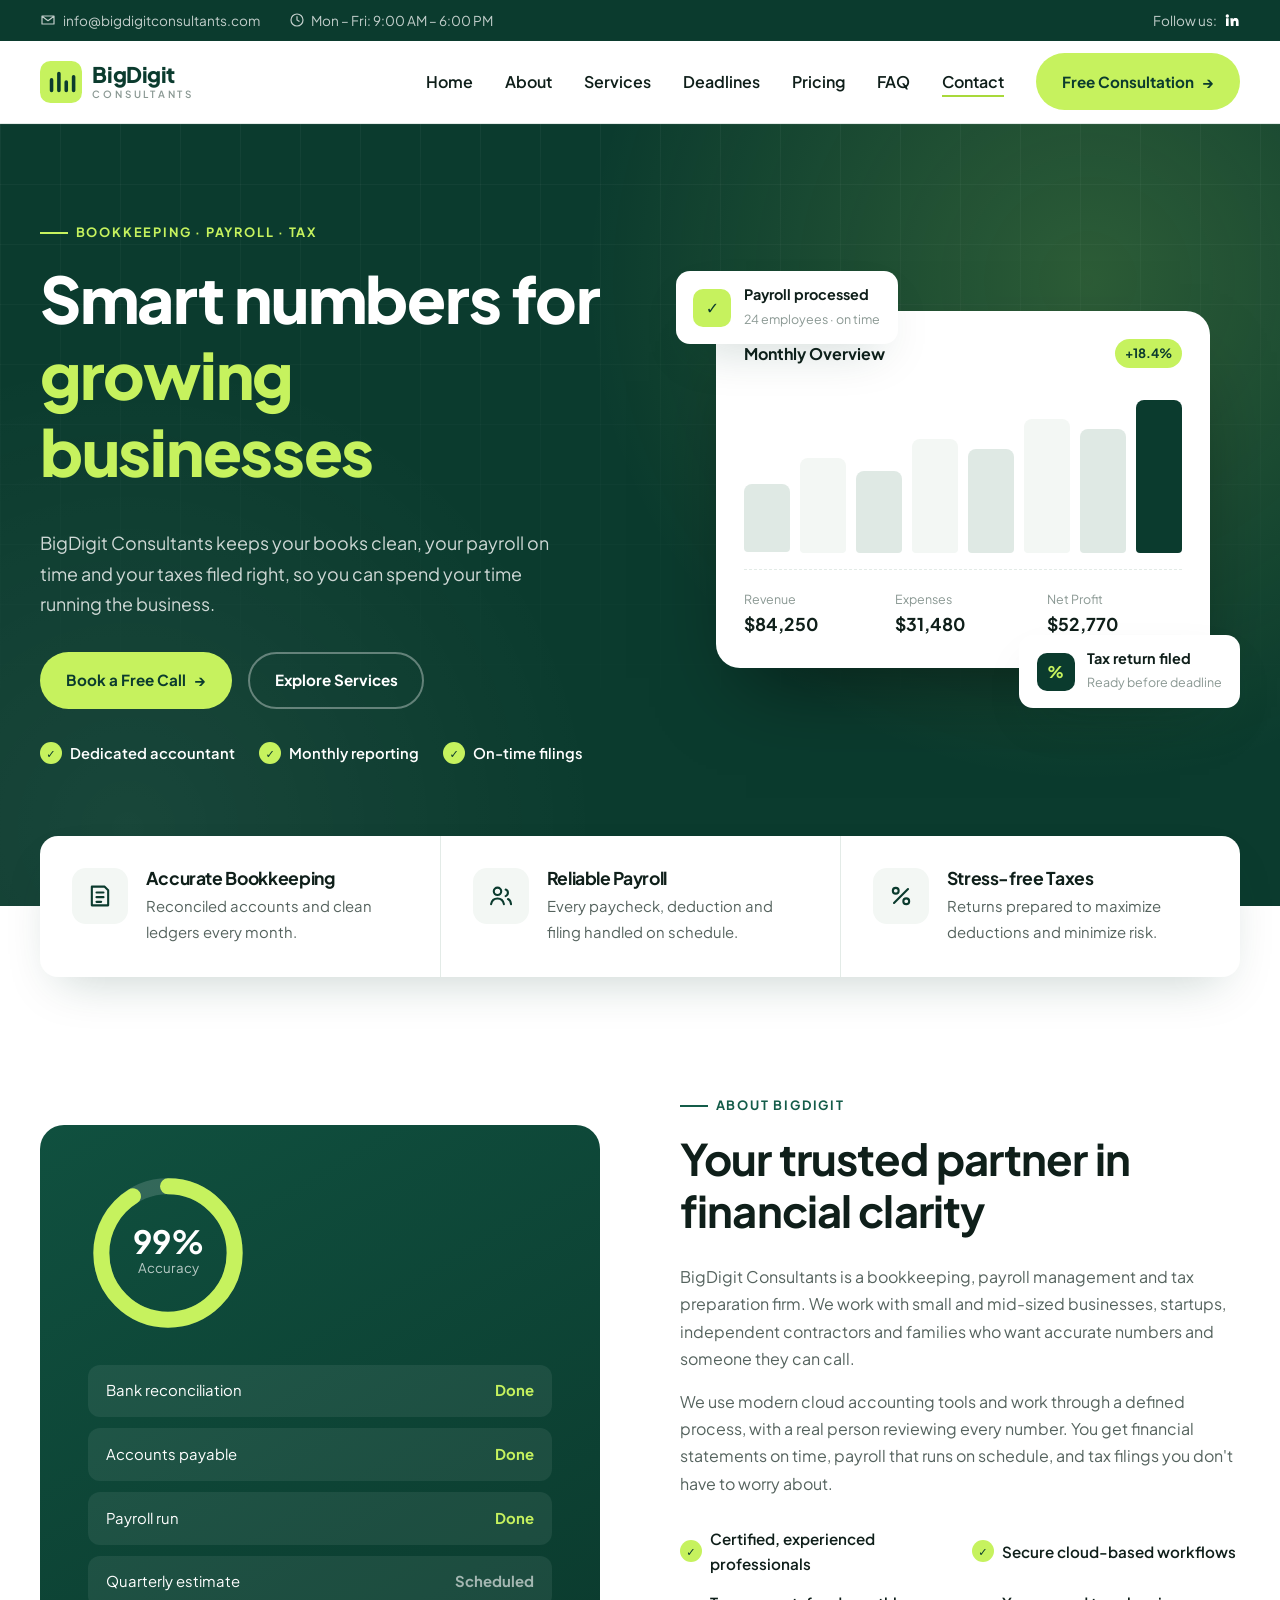
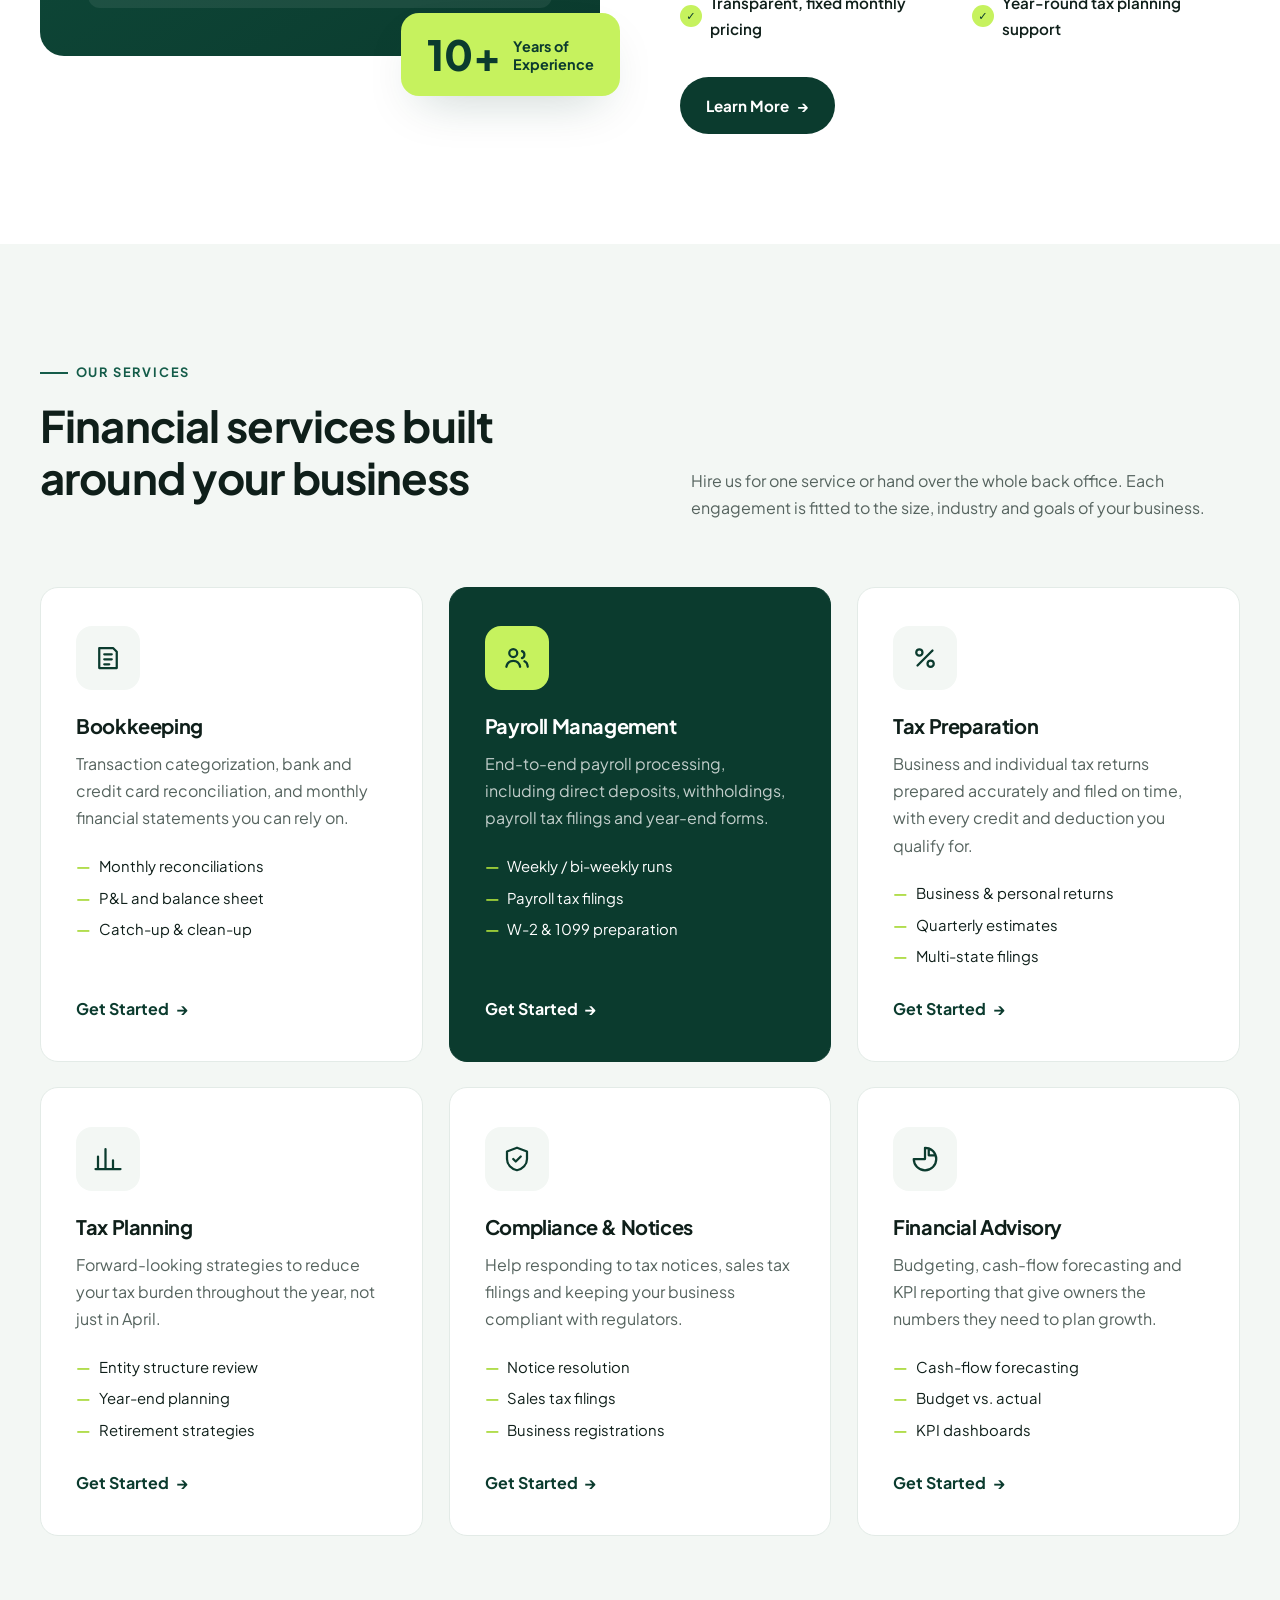
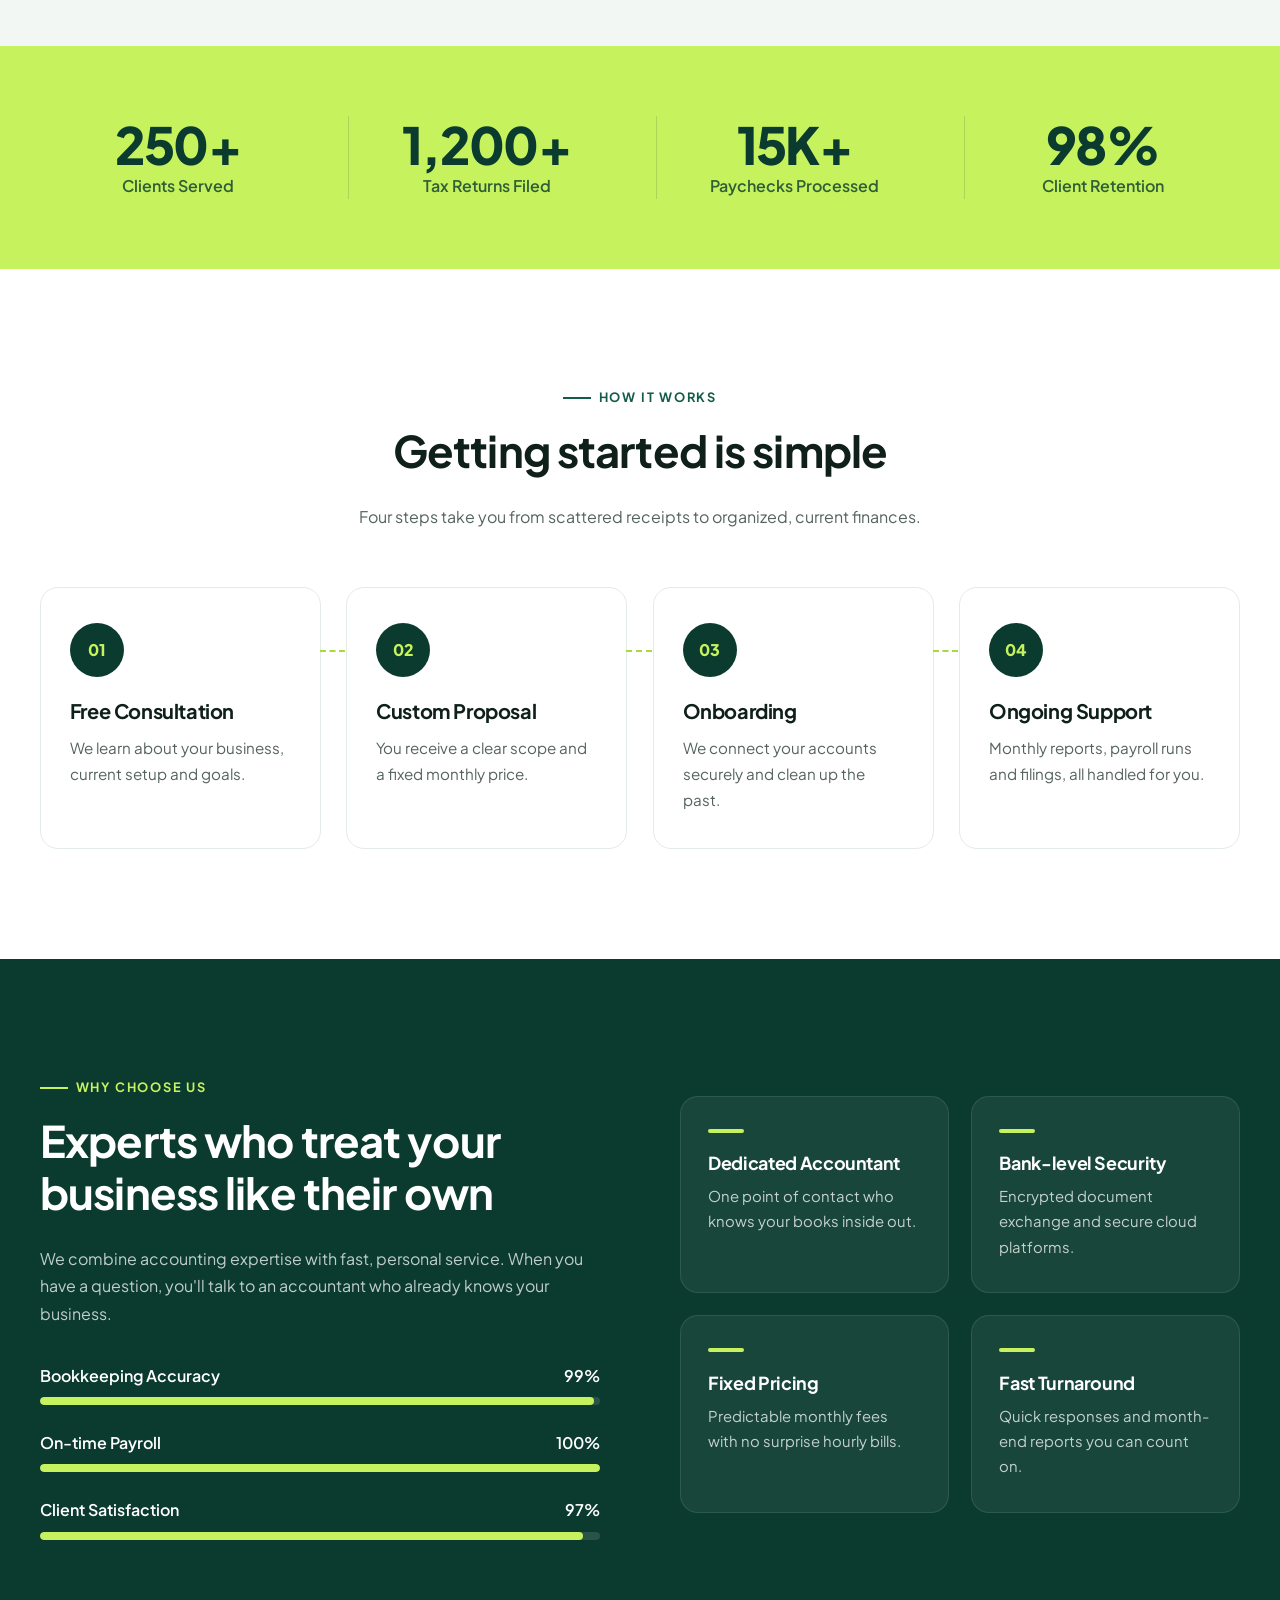
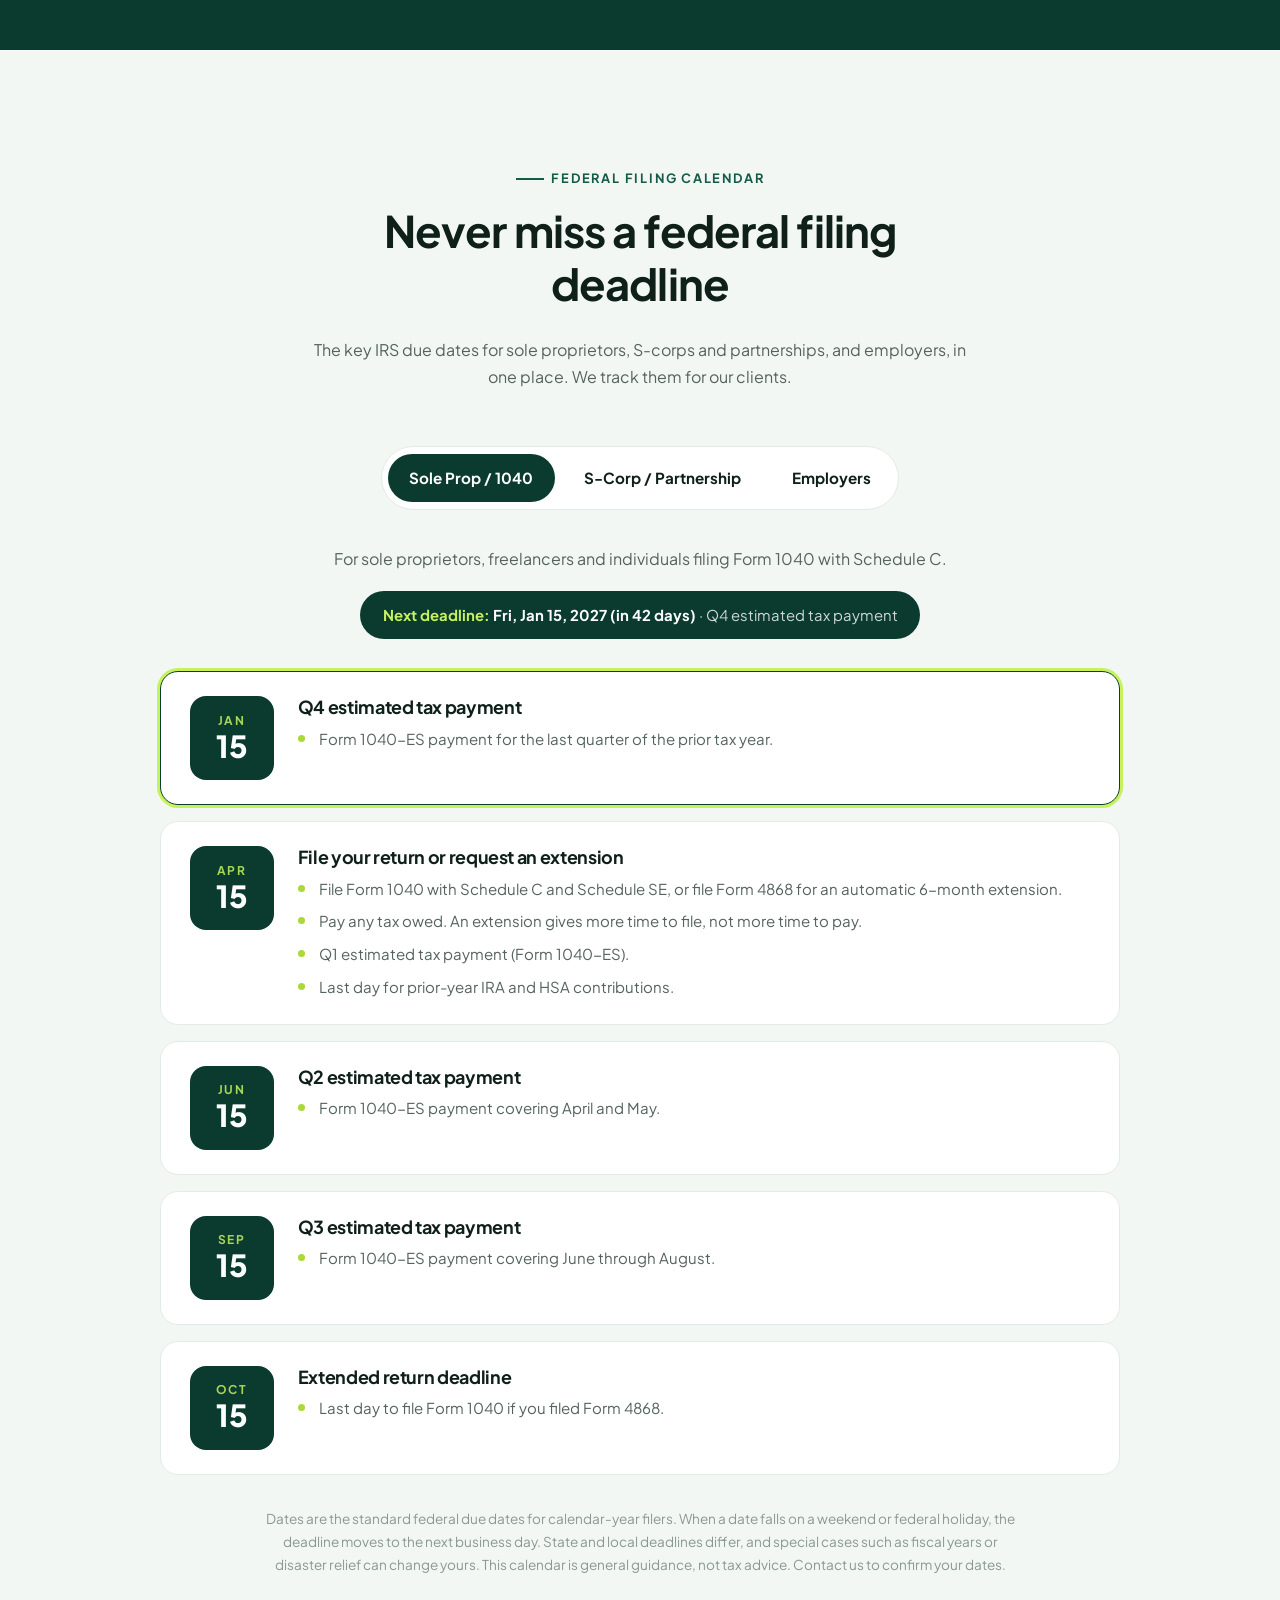
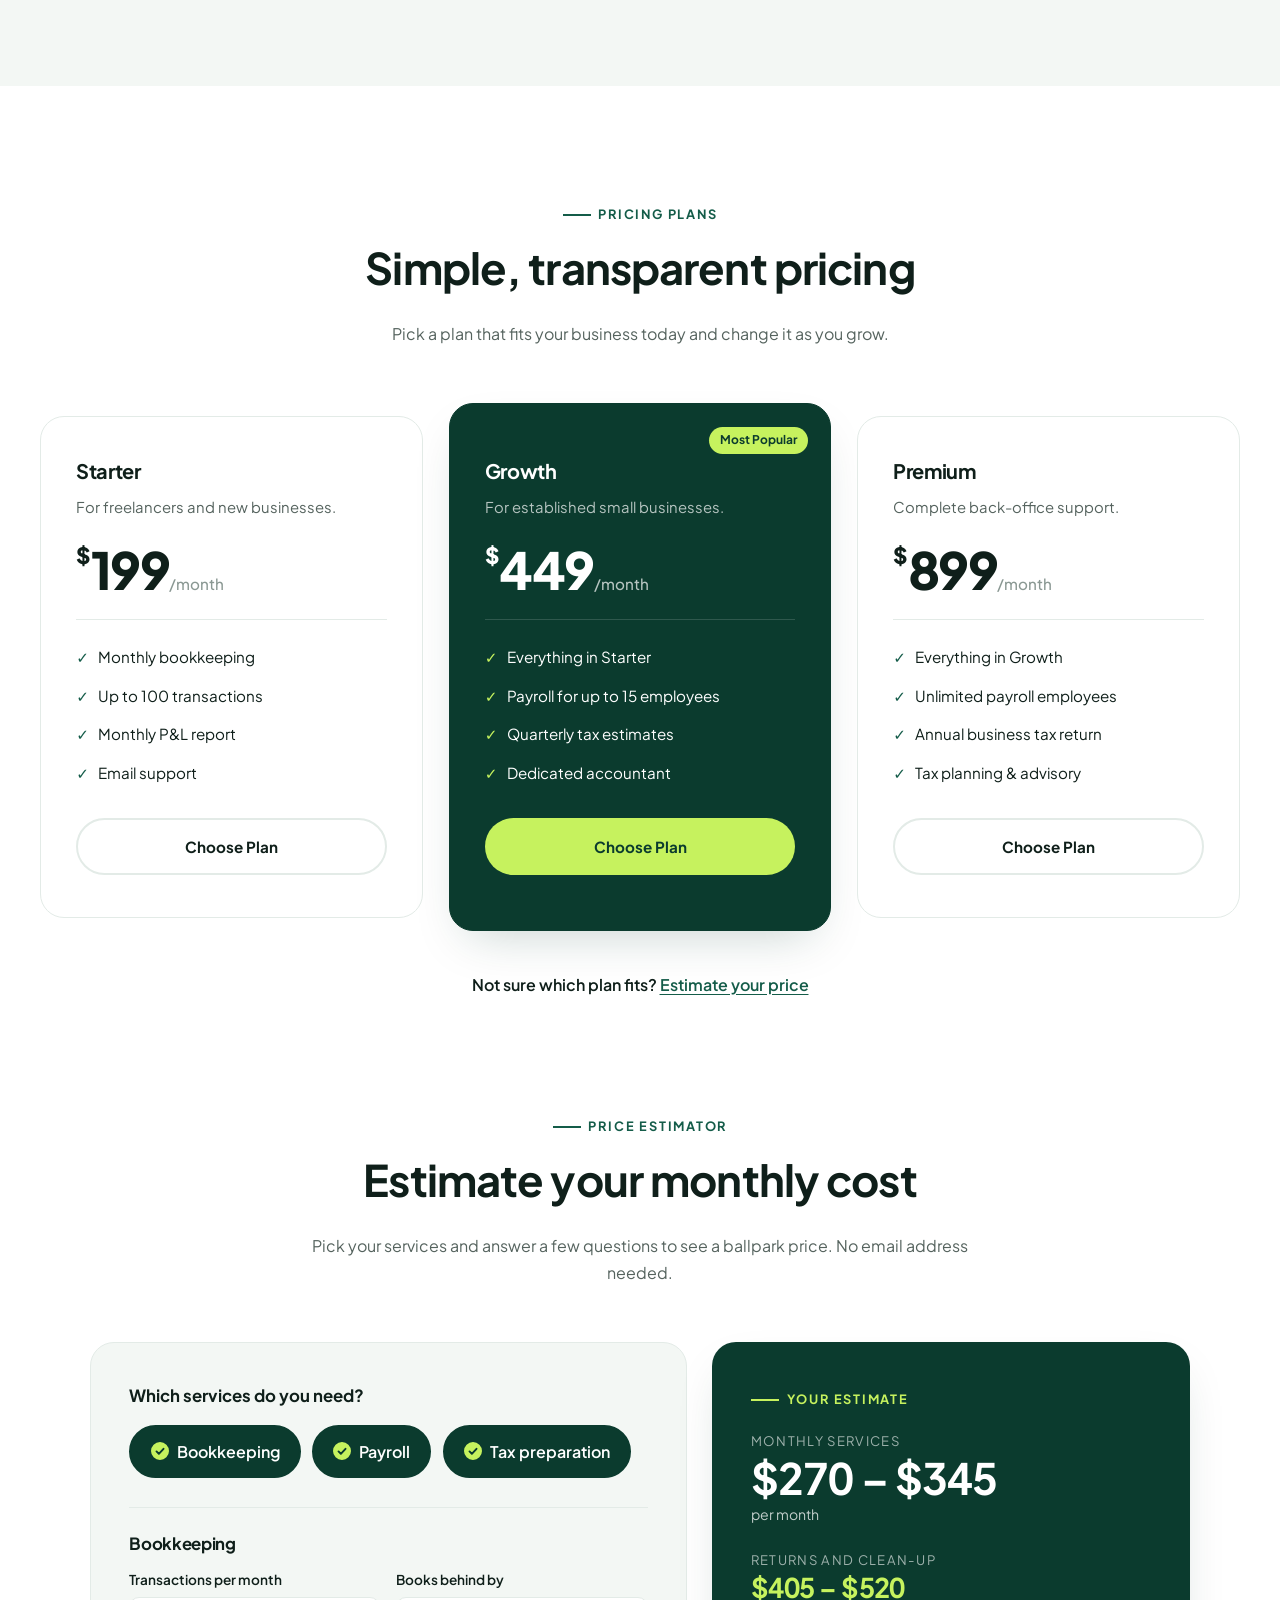
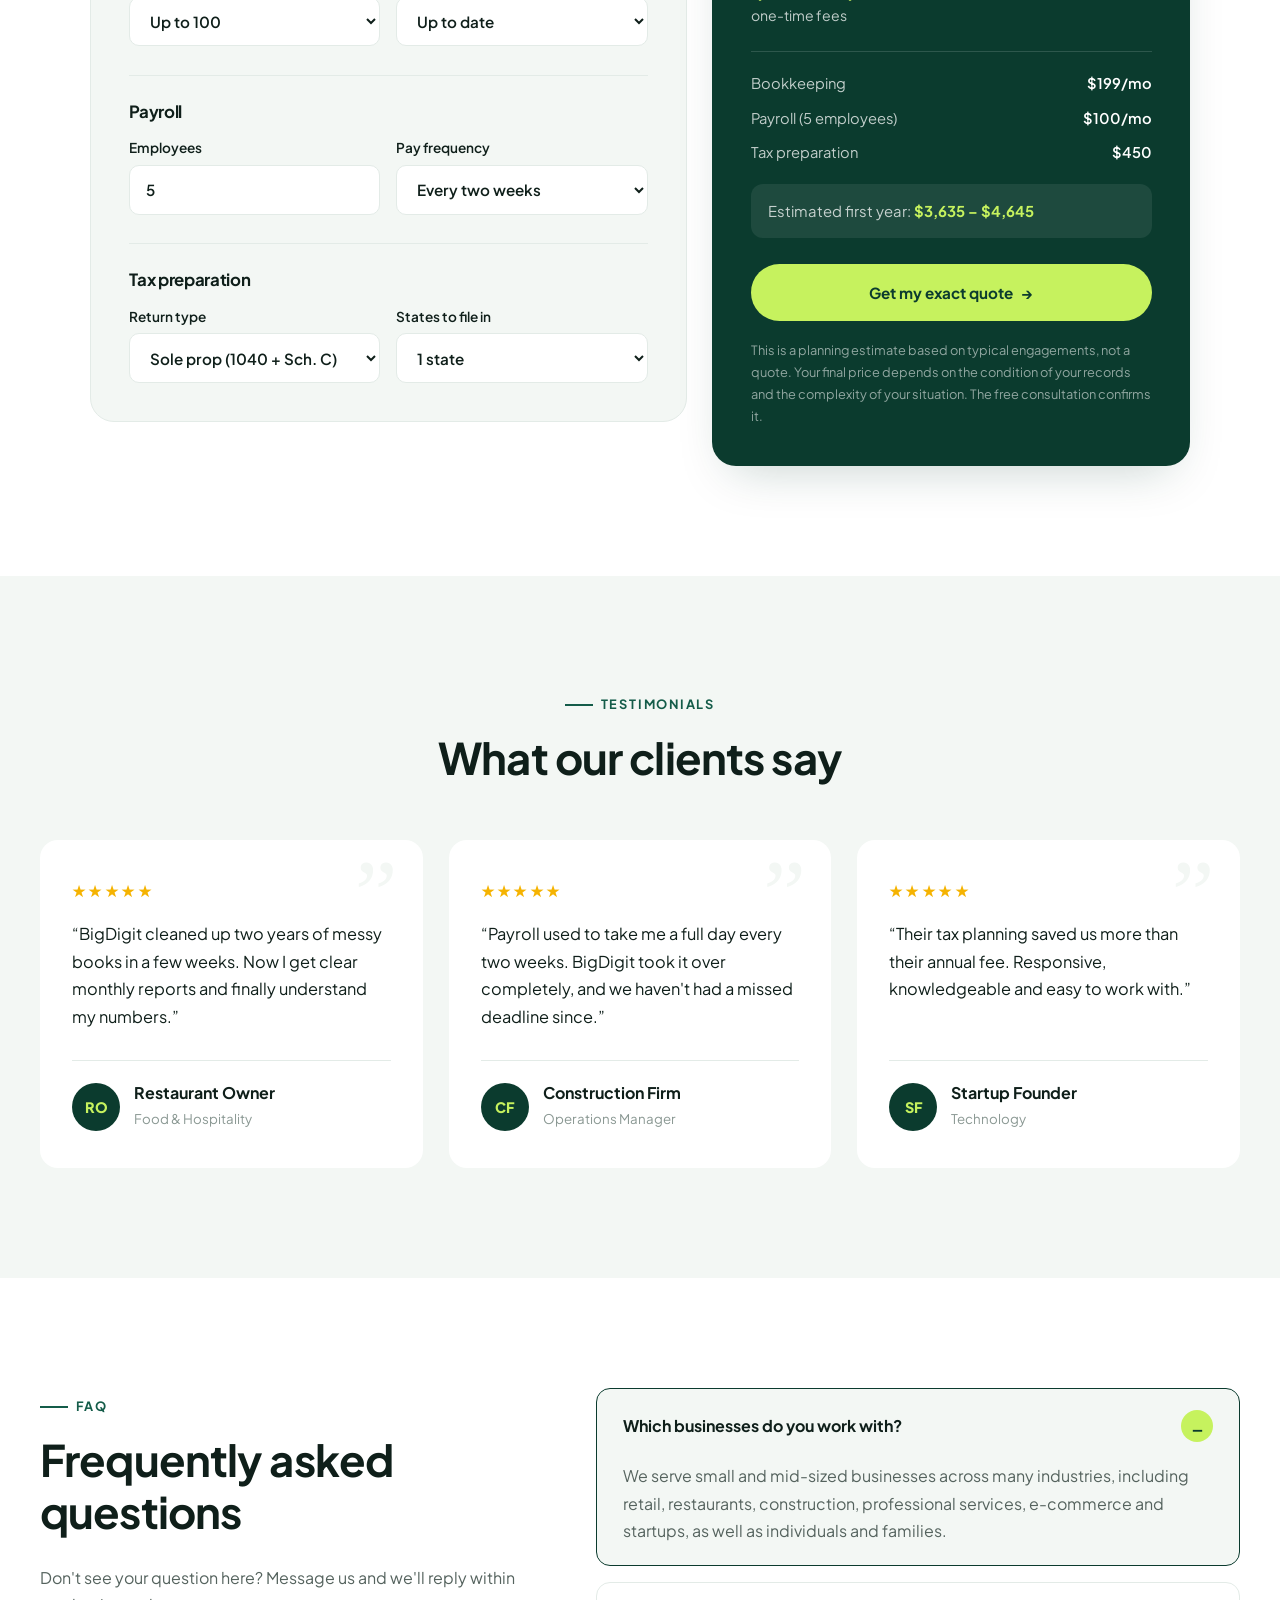
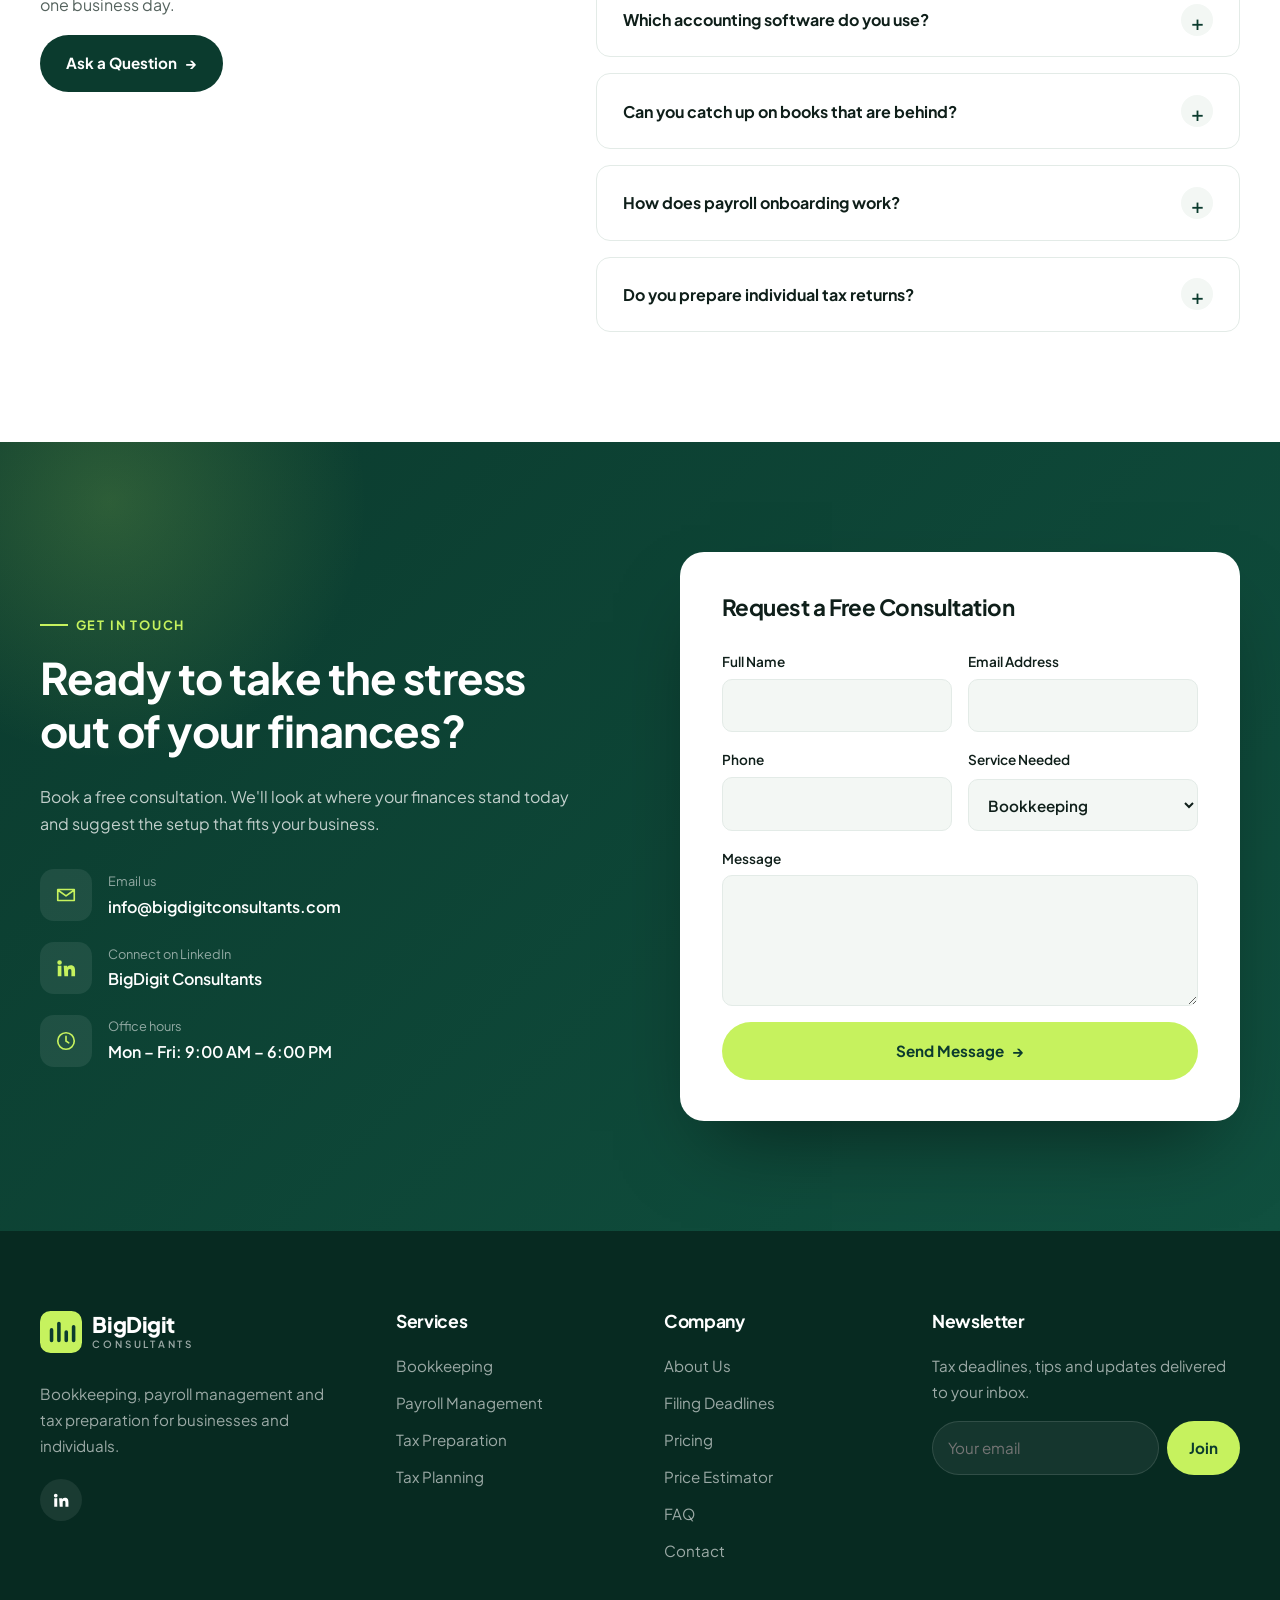
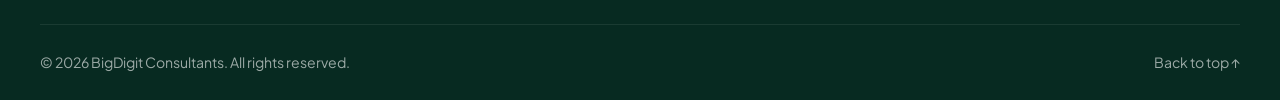
<file: bigdigit-consultants/index.html>
<!doctype html>
<html lang="en">
<head>
  <meta charset="utf-8">
  <meta name="viewport" content="width=device-width, initial-scale=1">
  <title>BigDigit Consultants | Bookkeeping, Payroll &amp; Tax Preparation</title>
  <meta name="description" content="BigDigit Consultants provides accurate bookkeeping, reliable payroll management and stress-free tax preparation for small businesses and individuals.">
  <link rel="icon" href="assets/favicon.svg" type="image/svg+xml">
  <link rel="preconnect" href="https://fonts.googleapis.com">
  <link rel="preconnect" href="https://fonts.gstatic.com" crossorigin>
  <link href="https://fonts.googleapis.com/css2?family=Plus+Jakarta+Sans:wght@400;500;600;700;800&display=swap" rel="stylesheet">
  <link rel="stylesheet" href="assets/styles.css">
</head>
<body>

  <!-- Top bar -->
  <div class="topbar">
    <div class="container topbar__inner">
      <div class="topbar__info">
        <span><svg viewBox="0 0 24 24" aria-hidden="true"><path d="M4 4h16v16H4z" fill="none"/><path d="M3 6.5 12 13l9-6.5M3 6h18v12H3z" fill="none" stroke="currentColor" stroke-width="1.8" stroke-linejoin="round"/></svg>info@bigdigitconsultants.com</span>
        <span><svg viewBox="0 0 24 24" aria-hidden="true"><circle cx="12" cy="12" r="9" fill="none" stroke="currentColor" stroke-width="1.8"/><path d="M12 7v5l3 2" fill="none" stroke="currentColor" stroke-width="1.8" stroke-linecap="round"/></svg>Mon – Fri: 9:00 AM – 6:00 PM</span>
      </div>
      <div class="topbar__social">
        <span>Follow us:</span>
        <a href="https://www.linkedin.com/company/bigdigit-consultants" target="_blank" rel="noopener" aria-label="BigDigit Consultants on LinkedIn">
          <svg viewBox="0 0 24 24" aria-hidden="true"><path fill="currentColor" d="M4.98 3.5a2.5 2.5 0 1 1 0 5 2.5 2.5 0 0 1 0-5zM3 9.5h4V21H3zM9.5 9.5h3.8v1.6h.05c.53-1 1.83-2.05 3.77-2.05 4.03 0 4.78 2.65 4.78 6.1V21h-4v-5.1c0-1.22-.02-2.78-1.7-2.78-1.7 0-1.95 1.32-1.95 2.7V21h-4z"/></svg>
        </a>
      </div>
    </div>
  </div>

  <!-- Header -->
  <header class="header" id="top">
    <div class="container header__inner">
      <a href="#top" class="logo" aria-label="BigDigit Consultants home">
        <span class="logo__mark">
          <svg viewBox="0 0 40 40" aria-hidden="true"><rect width="40" height="40" rx="10" fill="currentColor"/><path d="M11 28V18M18 28V12M25 28V20M32 28V15" stroke="#0b3b2e" stroke-width="3.4" stroke-linecap="round"/></svg>
        </span>
        <span class="logo__text">BigDigit<small>Consultants</small></span>
      </a>
      <nav class="nav" aria-label="Main">
        <button class="nav__toggle" aria-expanded="false" aria-controls="nav-menu">
          <span></span><span></span><span></span><span class="sr-only">Menu</span>
        </button>
        <ul id="nav-menu" class="nav__menu">
          <li><a href="#top">Home</a></li>
          <li><a href="#about">About</a></li>
          <li><a href="#services">Services</a></li>
          <li><a href="#deadlines">Deadlines</a></li>
          <li><a href="#pricing">Pricing</a></li>
          <li><a href="#faq">FAQ</a></li>
          <li><a href="#contact">Contact</a></li>
        </ul>
      </nav>
      <a href="#contact" class="btn btn--accent header__cta">Free Consultation <span class="btn__arrow">→</span></a>
    </div>
  </header>

  <main>
    <!-- Hero -->
    <section class="hero">
      <div class="container hero__inner">
        <div class="hero__content">
          <span class="eyebrow eyebrow--light">Bookkeeping · Payroll · Tax</span>
          <h1>Smart numbers for <span class="hl">growing businesses</span></h1>
          <p class="hero__lead">BigDigit Consultants keeps your books clean, your payroll on time and your taxes filed right, so you can spend your time running the business.</p>
          <div class="hero__actions">
            <a href="#contact" class="btn btn--accent">Book a Free Call <span class="btn__arrow">→</span></a>
            <a href="#services" class="btn btn--ghost">Explore Services</a>
          </div>
          <ul class="hero__checks">
            <li>Dedicated accountant</li>
            <li>Monthly reporting</li>
            <li>On-time filings</li>
          </ul>
        </div>

        <div class="hero__visual" aria-hidden="true">
          <div class="dash">
            <div class="dash__head">
              <span class="dash__title">Monthly Overview</span>
              <span class="dash__pill">+18.4%</span>
            </div>
            <div class="dash__chart">
              <span style="--h:42%"></span><span style="--h:58%"></span><span style="--h:50%"></span>
              <span style="--h:70%"></span><span style="--h:64%"></span><span style="--h:82%"></span>
              <span style="--h:76%"></span><span style="--h:94%" class="is-active"></span>
            </div>
            <div class="dash__rows">
              <div><small>Revenue</small><strong>$84,250</strong></div>
              <div><small>Expenses</small><strong>$31,480</strong></div>
              <div><small>Net Profit</small><strong>$52,770</strong></div>
            </div>
          </div>
          <div class="float-card float-card--payroll">
            <span class="float-card__icon">✓</span>
            <div><strong>Payroll processed</strong><small>24 employees · on time</small></div>
          </div>
          <div class="float-card float-card--tax">
            <span class="float-card__icon float-card__icon--dark">%</span>
            <div><strong>Tax return filed</strong><small>Ready before deadline</small></div>
          </div>
        </div>
      </div>
    </section>

    <!-- Feature strip -->
    <section class="features">
      <div class="container features__grid">
        <article class="feature">
          <div class="feature__icon"><svg viewBox="0 0 24 24"><path d="M5 4h11l3 3v13H5z M9 9h6M9 13h6M9 17h4" fill="none" stroke="currentColor" stroke-width="1.8" stroke-linecap="round" stroke-linejoin="round"/></svg></div>
          <div><h3>Accurate Bookkeeping</h3><p>Reconciled accounts and clean ledgers every month.</p></div>
        </article>
        <article class="feature">
          <div class="feature__icon"><svg viewBox="0 0 24 24"><circle cx="9" cy="8" r="3.2" fill="none" stroke="currentColor" stroke-width="1.8"/><path d="M3.5 19c.6-3 2.8-4.8 5.5-4.8s4.9 1.8 5.5 4.8M16 6.5a3 3 0 0 1 0 5.6M18 14.6c1.5.6 2.4 2.2 2.6 4.4" fill="none" stroke="currentColor" stroke-width="1.8" stroke-linecap="round"/></svg></div>
          <div><h3>Reliable Payroll</h3><p>Every paycheck, deduction and filing handled on schedule.</p></div>
        </article>
        <article class="feature">
          <div class="feature__icon"><svg viewBox="0 0 24 24"><path d="M6 18 18 6" stroke="currentColor" stroke-width="1.8" stroke-linecap="round"/><circle cx="7.5" cy="7.5" r="2.5" fill="none" stroke="currentColor" stroke-width="1.8"/><circle cx="16.5" cy="16.5" r="2.5" fill="none" stroke="currentColor" stroke-width="1.8"/></svg></div>
          <div><h3>Stress-free Taxes</h3><p>Returns prepared to maximize deductions and minimize risk.</p></div>
        </article>
      </div>
    </section>

    <!-- About -->
    <section class="section about" id="about">
      <div class="container about__inner">
        <div class="about__visual" aria-hidden="true">
          <div class="about__panel">
            <div class="about__ring">
              <svg viewBox="0 0 120 120"><circle cx="60" cy="60" r="50" fill="none" stroke="rgba(255,255,255,.15)" stroke-width="12"/><circle cx="60" cy="60" r="50" fill="none" stroke="#c6f25e" stroke-width="12" stroke-dasharray="314" stroke-dashoffset="28" stroke-linecap="round" transform="rotate(-90 60 60)"/></svg>
              <div><strong>99%</strong><small>Accuracy</small></div>
            </div>
            <ul class="about__ledger">
              <li><span>Bank reconciliation</span><b>Done</b></li>
              <li><span>Accounts payable</span><b>Done</b></li>
              <li><span>Payroll run</span><b>Done</b></li>
              <li><span>Quarterly estimate</span><b class="pending">Scheduled</b></li>
            </ul>
          </div>
          <div class="about__badge">
            <strong>10+</strong>
            <span>Years of<br>Experience</span>
          </div>
        </div>
        <div class="about__content">
          <span class="eyebrow">About BigDigit</span>
          <h2>Your trusted partner in financial clarity</h2>
          <p>BigDigit Consultants is a bookkeeping, payroll management and tax preparation firm. We work with small and mid-sized businesses, startups, independent contractors and families who want accurate numbers and someone they can call.</p>
          <p>We use modern cloud accounting tools and work through a defined process, with a real person reviewing every number. You get financial statements on time, payroll that runs on schedule, and tax filings you don't have to worry about.</p>
          <ul class="checklist">
            <li>Certified, experienced professionals</li>
            <li>Secure cloud-based workflows</li>
            <li>Transparent, fixed monthly pricing</li>
            <li>Year-round tax planning support</li>
          </ul>
          <a href="#services" class="btn btn--primary">Learn More <span class="btn__arrow">→</span></a>
        </div>
      </div>
    </section>

    <!-- Services -->
    <section class="section services" id="services">
      <div class="container">
        <div class="section-head section-head--split">
          <div>
            <span class="eyebrow">Our Services</span>
            <h2>Financial services built around your business</h2>
          </div>
          <p>Hire us for one service or hand over the whole back office. Each engagement is fitted to the size, industry and goals of your business.</p>
        </div>
        <div class="services__grid">
          <article class="service">
            <div class="service__icon"><svg viewBox="0 0 24 24"><path d="M5 4h11l3 3v13H5z M9 9h6M9 13h6M9 17h4" fill="none" stroke="currentColor" stroke-width="1.8" stroke-linecap="round" stroke-linejoin="round"/></svg></div>
            <h3>Bookkeeping</h3>
            <p>Transaction categorization, bank and credit card reconciliation, and monthly financial statements you can rely on.</p>
            <ul><li>Monthly reconciliations</li><li>P&amp;L and balance sheet</li><li>Catch-up &amp; clean-up</li></ul>
            <a href="#contact" class="service__link">Get Started <span>→</span></a>
          </article>
          <article class="service service--featured">
            <div class="service__icon"><svg viewBox="0 0 24 24"><circle cx="9" cy="8" r="3.2" fill="none" stroke="currentColor" stroke-width="1.8"/><path d="M3.5 19c.6-3 2.8-4.8 5.5-4.8s4.9 1.8 5.5 4.8M16 6.5a3 3 0 0 1 0 5.6M18 14.6c1.5.6 2.4 2.2 2.6 4.4" fill="none" stroke="currentColor" stroke-width="1.8" stroke-linecap="round"/></svg></div>
            <h3>Payroll Management</h3>
            <p>End-to-end payroll processing, including direct deposits, withholdings, payroll tax filings and year-end forms.</p>
            <ul><li>Weekly / bi-weekly runs</li><li>Payroll tax filings</li><li>W-2 &amp; 1099 preparation</li></ul>
            <a href="#contact" class="service__link">Get Started <span>→</span></a>
          </article>
          <article class="service">
            <div class="service__icon"><svg viewBox="0 0 24 24"><path d="M6 18 18 6" stroke="currentColor" stroke-width="1.8" stroke-linecap="round"/><circle cx="7.5" cy="7.5" r="2.5" fill="none" stroke="currentColor" stroke-width="1.8"/><circle cx="16.5" cy="16.5" r="2.5" fill="none" stroke="currentColor" stroke-width="1.8"/></svg></div>
            <h3>Tax Preparation</h3>
            <p>Business and individual tax returns prepared accurately and filed on time, with every credit and deduction you qualify for.</p>
            <ul><li>Business &amp; personal returns</li><li>Quarterly estimates</li><li>Multi-state filings</li></ul>
            <a href="#contact" class="service__link">Get Started <span>→</span></a>
          </article>
          <article class="service">
            <div class="service__icon"><svg viewBox="0 0 24 24"><path d="M4 20V10M10 20V4M16 20v-7M22 20H2" fill="none" stroke="currentColor" stroke-width="1.8" stroke-linecap="round"/></svg></div>
            <h3>Tax Planning</h3>
            <p>Forward-looking strategies to reduce your tax burden throughout the year, not just in April.</p>
            <ul><li>Entity structure review</li><li>Year-end planning</li><li>Retirement strategies</li></ul>
            <a href="#contact" class="service__link">Get Started <span>→</span></a>
          </article>
          <article class="service">
            <div class="service__icon"><svg viewBox="0 0 24 24"><path d="M12 3 4 6v6c0 4.5 3.4 8.2 8 9 4.6-.8 8-4.5 8-9V6z M9 12l2 2 4-4" fill="none" stroke="currentColor" stroke-width="1.8" stroke-linecap="round" stroke-linejoin="round"/></svg></div>
            <h3>Compliance &amp; Notices</h3>
            <p>Help responding to tax notices, sales tax filings and keeping your business compliant with regulators.</p>
            <ul><li>Notice resolution</li><li>Sales tax filings</li><li>Business registrations</li></ul>
            <a href="#contact" class="service__link">Get Started <span>→</span></a>
          </article>
          <article class="service">
            <div class="service__icon"><svg viewBox="0 0 24 24"><path d="M3 12a9 9 0 1 0 9-9v9z M15 3.5A9 9 0 0 1 20.5 9H15z" fill="none" stroke="currentColor" stroke-width="1.8" stroke-linejoin="round"/></svg></div>
            <h3>Financial Advisory</h3>
            <p>Budgeting, cash-flow forecasting and KPI reporting that give owners the numbers they need to plan growth.</p>
            <ul><li>Cash-flow forecasting</li><li>Budget vs. actual</li><li>KPI dashboards</li></ul>
            <a href="#contact" class="service__link">Get Started <span>→</span></a>
          </article>
        </div>
      </div>
    </section>

    <!-- Stats -->
    <section class="stats">
      <div class="container stats__grid">
        <div class="stat"><strong data-count="250" data-suffix="+">0</strong><span>Clients Served</span></div>
        <div class="stat"><strong data-count="1200" data-suffix="+">0</strong><span>Tax Returns Filed</span></div>
        <div class="stat"><strong data-count="15" data-suffix="K+">0</strong><span>Paychecks Processed</span></div>
        <div class="stat"><strong data-count="98" data-suffix="%">0</strong><span>Client Retention</span></div>
      </div>
    </section>

    <!-- Process -->
    <section class="section process">
      <div class="container">
        <div class="section-head section-head--center">
          <span class="eyebrow">How It Works</span>
          <h2>Getting started is simple</h2>
          <p>Four steps take you from scattered receipts to organized, current finances.</p>
        </div>
        <ol class="process__grid">
          <li class="step"><span class="step__num">01</span><h3>Free Consultation</h3><p>We learn about your business, current setup and goals.</p></li>
          <li class="step"><span class="step__num">02</span><h3>Custom Proposal</h3><p>You receive a clear scope and a fixed monthly price.</p></li>
          <li class="step"><span class="step__num">03</span><h3>Onboarding</h3><p>We connect your accounts securely and clean up the past.</p></li>
          <li class="step"><span class="step__num">04</span><h3>Ongoing Support</h3><p>Monthly reports, payroll runs and filings, all handled for you.</p></li>
        </ol>
      </div>
    </section>

    <!-- Why choose us -->
    <section class="section why">
      <div class="container why__inner">
        <div class="why__content">
          <span class="eyebrow eyebrow--light">Why Choose Us</span>
          <h2>Experts who treat your business like their own</h2>
          <p>We combine accounting expertise with fast, personal service. When you have a question, you'll talk to an accountant who already knows your business.</p>
          <div class="progress">
            <div class="progress__item"><div class="progress__label"><span>Bookkeeping Accuracy</span><span>99%</span></div><div class="progress__bar"><span style="--w:99%"></span></div></div>
            <div class="progress__item"><div class="progress__label"><span>On-time Payroll</span><span>100%</span></div><div class="progress__bar"><span style="--w:100%"></span></div></div>
            <div class="progress__item"><div class="progress__label"><span>Client Satisfaction</span><span>97%</span></div><div class="progress__bar"><span style="--w:97%"></span></div></div>
          </div>
        </div>
        <div class="why__cards">
          <div class="why-card"><h3>Dedicated Accountant</h3><p>One point of contact who knows your books inside out.</p></div>
          <div class="why-card"><h3>Bank-level Security</h3><p>Encrypted document exchange and secure cloud platforms.</p></div>
          <div class="why-card"><h3>Fixed Pricing</h3><p>Predictable monthly fees with no surprise hourly bills.</p></div>
          <div class="why-card"><h3>Fast Turnaround</h3><p>Quick responses and month-end reports you can count on.</p></div>
        </div>
      </div>
    </section>

    <!-- Federal filing calendar -->
    <section class="section deadlines" id="deadlines">
      <div class="container">
        <div class="section-head section-head--center">
          <span class="eyebrow">Federal Filing Calendar</span>
          <h2>Never miss a federal filing deadline</h2>
          <p>The key IRS due dates for sole proprietors, S-corps and partnerships, and employers, in one place. We track them for our clients.</p>
        </div>
        <div class="dl" data-deadlines>
          <div class="dl__tabs" role="tablist" aria-label="Filing deadlines by type">
            <button type="button" class="dl__tab" role="tab" id="dl-tab-1040" aria-controls="dl-panel-1040" aria-selected="true">Sole Prop / 1040</button>
            <button type="button" class="dl__tab" role="tab" id="dl-tab-entity" aria-controls="dl-panel-entity" aria-selected="false">S-Corp / Partnership</button>
            <button type="button" class="dl__tab" role="tab" id="dl-tab-employer" aria-controls="dl-panel-employer" aria-selected="false">Employers</button>
          </div>
          <div class="dl__panel" role="tabpanel" id="dl-panel-1040" aria-labelledby="dl-tab-1040">
            <h3 class="dl__panel-title">Sole Prop / 1040</h3>
            <p class="dl__who">For sole proprietors, freelancers and individuals filing Form 1040 with Schedule C.</p>
            <p class="dl__next" data-next></p>
            <ol class="dl__list">
              <li class="dl__item" data-month="1" data-day="15"><div class="dl__date"><b>Jan</b><span>15</span></div><div class="dl__body"><h3>Q4 estimated tax payment</h3><ul><li>Form 1040-ES payment for the last quarter of the prior tax year.</li></ul></div></li>
              <li class="dl__item" data-month="4" data-day="15"><div class="dl__date"><b>Apr</b><span>15</span></div><div class="dl__body"><h3>File your return or request an extension</h3><ul><li>File Form 1040 with Schedule C and Schedule SE, or file Form 4868 for an automatic 6-month extension.</li><li>Pay any tax owed. An extension gives more time to file, not more time to pay.</li><li>Q1 estimated tax payment (Form 1040-ES).</li><li>Last day for prior-year IRA and HSA contributions.</li></ul></div></li>
              <li class="dl__item" data-month="6" data-day="15"><div class="dl__date"><b>Jun</b><span>15</span></div><div class="dl__body"><h3>Q2 estimated tax payment</h3><ul><li>Form 1040-ES payment covering April and May.</li></ul></div></li>
              <li class="dl__item" data-month="9" data-day="15"><div class="dl__date"><b>Sep</b><span>15</span></div><div class="dl__body"><h3>Q3 estimated tax payment</h3><ul><li>Form 1040-ES payment covering June through August.</li></ul></div></li>
              <li class="dl__item" data-month="10" data-day="15"><div class="dl__date"><b>Oct</b><span>15</span></div><div class="dl__body"><h3>Extended return deadline</h3><ul><li>Last day to file Form 1040 if you filed Form 4868.</li></ul></div></li>
            </ol>
          </div>
          <div class="dl__panel" role="tabpanel" id="dl-panel-entity" aria-labelledby="dl-tab-entity">
            <h3 class="dl__panel-title">S-Corp / Partnership</h3>
            <p class="dl__who">For S corporations (Form 1120-S) and partnerships or multi-member LLCs (Form 1065).</p>
            <p class="dl__next" data-next></p>
            <ol class="dl__list">
              <li class="dl__item" data-month="1" data-day="15"><div class="dl__date"><b>Jan</b><span>15</span></div><div class="dl__body"><h3>Owner Q4 estimated tax payment</h3><ul><li>Owners pay Form 1040-ES for the last quarter of the prior year on their share of profit.</li></ul></div></li>
              <li class="dl__item" data-month="3" data-day="15"><div class="dl__date"><b>Mar</b><span>15</span></div><div class="dl__body"><h3>Business returns and K-1s</h3><ul><li>File Form 1120-S or Form 1065 and send Schedule K-1s to shareholders and partners.</li><li>Or file Form 7004 for an automatic 6-month extension.</li><li>Last day to file Form 2553 for an S election effective this year.</li></ul></div></li>
              <li class="dl__item" data-month="4" data-day="15"><div class="dl__date"><b>Apr</b><span>15</span></div><div class="dl__body"><h3>Owners&#x27; personal returns</h3><ul><li>Owners file Form 1040 with their K-1 income, or file Form 4868 to extend.</li><li>Owner Q1 estimated tax payment (Form 1040-ES).</li></ul></div></li>
              <li class="dl__item" data-month="6" data-day="15"><div class="dl__date"><b>Jun</b><span>15</span></div><div class="dl__body"><h3>Owner Q2 estimated tax payment</h3><ul><li>Form 1040-ES payment covering April and May.</li></ul></div></li>
              <li class="dl__item" data-month="9" data-day="15"><div class="dl__date"><b>Sep</b><span>15</span></div><div class="dl__body"><h3>Extended business returns</h3><ul><li>Extended Form 1120-S and Form 1065 are due.</li><li>Owner Q3 estimated tax payment (Form 1040-ES).</li></ul></div></li>
              <li class="dl__item" data-month="10" data-day="15"><div class="dl__date"><b>Oct</b><span>15</span></div><div class="dl__body"><h3>Extended owner returns</h3><ul><li>Last day to file Form 1040 if owners filed Form 4868.</li></ul></div></li>
            </ol>
          </div>
          <div class="dl__panel" role="tabpanel" id="dl-panel-employer" aria-labelledby="dl-tab-employer">
            <h3 class="dl__panel-title">Employers</h3>
            <p class="dl__who">For businesses with employees or contractors: payroll tax returns, W-2s and 1099s.</p>
            <p class="dl__next" data-next></p>
            <ol class="dl__list">
              <li class="dl__item dl__item--ongoing"><div class="dl__date"><b>Monthly</b><span>15th</span></div><div class="dl__body"><h3>Payroll tax deposits</h3><ul><li>Monthly depositors deposit withheld income tax and FICA by the 15th of the following month.</li><li>Semiweekly depositors follow the Wednesday and Friday schedule. FUTA is deposited when the liability passes $500.</li></ul></div></li>
              <li class="dl__item" data-month="1" data-day="31"><div class="dl__date"><b>Jan</b><span>31</span></div><div class="dl__body"><h3>Year-end payroll and contractor filings</h3><ul><li>Send Form W-2 to employees and file W-2 and W-3 with the SSA.</li><li>Send Form 1099-NEC to contractors and file it with the IRS.</li><li>File Form 941 for Q4 and Form 940 (FUTA) for the year.</li></ul></div></li>
              <li class="dl__item" data-month="4" data-day="30"><div class="dl__date"><b>Apr</b><span>30</span></div><div class="dl__body"><h3>Form 941 for Q1</h3><ul><li>Quarterly return for January through March.</li></ul></div></li>
              <li class="dl__item" data-month="7" data-day="31"><div class="dl__date"><b>Jul</b><span>31</span></div><div class="dl__body"><h3>Form 941 for Q2</h3><ul><li>Quarterly return for April through June.</li></ul></div></li>
              <li class="dl__item" data-month="10" data-day="31"><div class="dl__date"><b>Oct</b><span>31</span></div><div class="dl__body"><h3>Form 941 for Q3</h3><ul><li>Quarterly return for July through September.</li></ul></div></li>
            </ol>
          </div>
          <p class="dl__note">Dates are the standard federal due dates for calendar-year filers. When a date falls on a weekend or federal holiday, the deadline moves to the next business day. State and local deadlines differ, and special cases such as fiscal years or disaster relief can change yours. This calendar is general guidance, not tax advice. Contact us to confirm your dates.</p>
        </div>
      </div>
    </section>

    <!-- Pricing -->
    <section class="section pricing" id="pricing">
      <div class="container">
        <div class="section-head section-head--center">
          <span class="eyebrow">Pricing Plans</span>
          <h2>Simple, transparent pricing</h2>
          <p>Pick a plan that fits your business today and change it as you grow.</p>
        </div>
        <div class="pricing__grid">
          <article class="plan">
            <h3>Starter</h3>
            <p class="plan__desc">For freelancers and new businesses.</p>
            <div class="plan__price"><span>$</span>199<small>/month</small></div>
            <ul>
              <li>Monthly bookkeeping</li>
              <li>Up to 100 transactions</li>
              <li>Monthly P&amp;L report</li>
              <li>Email support</li>
            </ul>
            <a href="#contact" class="btn btn--outline">Choose Plan</a>
          </article>
          <article class="plan plan--popular">
            <span class="plan__tag">Most Popular</span>
            <h3>Growth</h3>
            <p class="plan__desc">For established small businesses.</p>
            <div class="plan__price"><span>$</span>449<small>/month</small></div>
            <ul>
              <li>Everything in Starter</li>
              <li>Payroll for up to 15 employees</li>
              <li>Quarterly tax estimates</li>
              <li>Dedicated accountant</li>
            </ul>
            <a href="#contact" class="btn btn--accent">Choose Plan</a>
          </article>
          <article class="plan">
            <h3>Premium</h3>
            <p class="plan__desc">Complete back-office support.</p>
            <div class="plan__price"><span>$</span>899<small>/month</small></div>
            <ul>
              <li>Everything in Growth</li>
              <li>Unlimited payroll employees</li>
              <li>Annual business tax return</li>
              <li>Tax planning &amp; advisory</li>
            </ul>
            <a href="#contact" class="btn btn--outline">Choose Plan</a>
          </article>
        </div>
        <p class="pricing__cta">Not sure which plan fits? <a href="#estimator">Estimate your price</a></p>
      </div>
    </section>

    <!-- Price estimator -->
    <section class="section estimator-section" id="estimator">
      <div class="container">
        <div class="section-head section-head--center">
          <span class="eyebrow">Price Estimator</span>
          <h2>Estimate your monthly cost</h2>
          <p>Pick your services and answer a few questions to see a ballpark price. No email address needed.</p>
        </div>
        <div class="estimator" data-estimator>
          <form class="estimator__form" novalidate>
            <fieldset class="est-field">
              <legend>Which services do you need?</legend>
              <div class="est-checks">
                <label class="est-check"><input type="checkbox" name="svc" value="bookkeeping" checked><span>Bookkeeping</span></label>
                <label class="est-check"><input type="checkbox" name="svc" value="payroll" checked><span>Payroll</span></label>
                <label class="est-check"><input type="checkbox" name="svc" value="tax" checked><span>Tax preparation</span></label>
              </div>
            </fieldset>

            <div class="est-group" data-group="bookkeeping">
              <h3>Bookkeeping</h3>
              <div class="est-row">
                <label>Transactions per month
                  <select name="tx">
                    <option value="100">Up to 100</option>
                    <option value="250">101 – 250</option>
                    <option value="500">251 – 500</option>
                    <option value="501">More than 500</option>
                  </select>
                </label>
                <label>Books behind by
                  <select name="behind">
                    <option value="0">Up to date</option>
                    <option value="3">1 – 3 months</option>
                    <option value="6">4 – 6 months</option>
                    <option value="12">7 – 12 months</option>
                    <option value="13">More than 12 months</option>
                  </select>
                </label>
              </div>
            </div>

            <div class="est-group" data-group="payroll">
              <h3>Payroll</h3>
              <div class="est-row">
                <label>Employees
                  <input type="number" name="emp" min="1" max="500" value="5" inputmode="numeric">
                </label>
                <label>Pay frequency
                  <select name="freq">
                    <option value="weekly">Weekly</option>
                    <option value="biweekly" selected>Every two weeks</option>
                    <option value="semimonthly">Twice a month</option>
                    <option value="monthly">Monthly</option>
                  </select>
                </label>
              </div>
            </div>

            <div class="est-group" data-group="tax">
              <h3>Tax preparation</h3>
              <div class="est-row">
                <label>Return type
                  <select name="taxtype">
                    <option value="individual">Individual (1040)</option>
                    <option value="schedulec" selected>Sole prop (1040 + Sch. C)</option>
                    <option value="entity">S-corp / partnership</option>
                  </select>
                </label>
                <label>States to file in
                  <select name="states">
                    <option value="1">1 state</option>
                    <option value="2">2 states</option>
                    <option value="3">3 states</option>
                    <option value="4">4 or more states</option>
                  </select>
                </label>
              </div>
            </div>
          </form>

          <aside class="estimator__result" aria-live="polite">
            <p class="eyebrow eyebrow--light">Your estimate</p>
            <div class="est-empty" data-out="empty" hidden>Select at least one service to see an estimate.</div>
            <div data-out="results">
              <div class="est-total" data-out="monthly-wrap">
                <small>Monthly services</small>
                <strong data-out="monthly">$0</strong>
                <span>per month</span>
              </div>
              <div class="est-total est-total--sub" data-out="onetime-wrap">
                <small>Returns and clean-up</small>
                <strong data-out="onetime">$0</strong>
                <span>one-time fees</span>
              </div>
              <ul class="est-lines" data-out="lines"></ul>
              <p class="est-first">Estimated first year: <strong data-out="first">$0</strong></p>
            </div>
            <a href="#contact" class="btn btn--accent btn--block" data-estimate-cta>Get my exact quote <span class="btn__arrow" aria-hidden="true">→</span></a>
            <p class="est-disclaimer">This is a planning estimate based on typical engagements, not a quote. Your final price depends on the condition of your records and the complexity of your situation. The free consultation confirms it.</p>
          </aside>
        </div>
      </div>
    </section>

    <!-- Testimonials -->
    <!-- Sample testimonials: replace with real client quotes (with permission) before launch. -->
    <section class="section testimonials">
      <div class="container">
        <div class="section-head section-head--center">
          <span class="eyebrow">Testimonials</span>
          <h2>What our clients say</h2>
        </div>
        <div class="testimonials__grid">
          <figure class="quote">
            <div class="quote__stars" aria-label="5 out of 5 stars">★★★★★</div>
            <blockquote>“BigDigit cleaned up two years of messy books in a few weeks. Now I get clear monthly reports and finally understand my numbers.”</blockquote>
            <figcaption><span class="avatar">RO</span><div><strong>Restaurant Owner</strong><small>Food &amp; Hospitality</small></div></figcaption>
          </figure>
          <figure class="quote">
            <div class="quote__stars" aria-label="5 out of 5 stars">★★★★★</div>
            <blockquote>“Payroll used to take me a full day every two weeks. BigDigit took it over completely, and we haven't had a missed deadline since.”</blockquote>
            <figcaption><span class="avatar">CF</span><div><strong>Construction Firm</strong><small>Operations Manager</small></div></figcaption>
          </figure>
          <figure class="quote">
            <div class="quote__stars" aria-label="5 out of 5 stars">★★★★★</div>
            <blockquote>“Their tax planning saved us more than their annual fee. Responsive, knowledgeable and easy to work with.”</blockquote>
            <figcaption><span class="avatar">SF</span><div><strong>Startup Founder</strong><small>Technology</small></div></figcaption>
          </figure>
        </div>
      </div>
    </section>

    <!-- FAQ -->
    <section class="section faq" id="faq">
      <div class="container faq__inner">
        <div class="faq__intro">
          <span class="eyebrow">FAQ</span>
          <h2>Frequently asked questions</h2>
          <p>Don't see your question here? Message us and we'll reply within one business day.</p>
          <a href="#contact" class="btn btn--primary">Ask a Question <span class="btn__arrow">→</span></a>
        </div>
        <div class="faq__list">
          <details open>
            <summary>Which businesses do you work with?</summary>
            <p>We serve small and mid-sized businesses across many industries, including retail, restaurants, construction, professional services, e-commerce and startups, as well as individuals and families.</p>
          </details>
          <details>
            <summary>Which accounting software do you use?</summary>
            <p>We work with leading cloud platforms such as QuickBooks Online and Xero, and can help you choose and set up the right tool if you don't have one yet.</p>
          </details>
          <details>
            <summary>Can you catch up on books that are behind?</summary>
            <p>Yes. Catch-up and clean-up bookkeeping is one of our specialties. We'll bring your records current and get you back on a regular monthly schedule.</p>
          </details>
          <details>
            <summary>How does payroll onboarding work?</summary>
            <p>We gather your employee and tax information, set up the payroll system, verify everything with a test run, and then take over each payroll cycle and its filings.</p>
          </details>
          <details>
            <summary>Do you prepare individual tax returns?</summary>
            <p>Yes. We prepare individual, business, partnership and corporate tax returns, plus quarterly estimated payments and year-round tax planning.</p>
          </details>
        </div>
      </div>
    </section>

    <!-- CTA / Contact -->
    <section class="section contact" id="contact">
      <div class="container contact__inner">
        <div class="contact__content">
          <span class="eyebrow eyebrow--light">Get In Touch</span>
          <h2>Ready to take the stress out of your finances?</h2>
          <p>Book a free consultation. We'll look at where your finances stand today and suggest the setup that fits your business.</p>
          <ul class="contact__list">
            <li><span class="contact__icon"><svg viewBox="0 0 24 24"><path d="M3 6.5 12 13l9-6.5M3 6h18v12H3z" fill="none" stroke="currentColor" stroke-width="1.8" stroke-linejoin="round"/></svg></span><div><small>Email us</small><a href="mailto:info@bigdigitconsultants.com">info@bigdigitconsultants.com</a></div></li>
            <li><span class="contact__icon"><svg viewBox="0 0 24 24"><path fill="currentColor" d="M4.98 3.5a2.5 2.5 0 1 1 0 5 2.5 2.5 0 0 1 0-5zM3 9.5h4V21H3zM9.5 9.5h3.8v1.6h.05c.53-1 1.83-2.05 3.77-2.05 4.03 0 4.78 2.65 4.78 6.1V21h-4v-5.1c0-1.22-.02-2.78-1.7-2.78-1.7 0-1.95 1.32-1.95 2.7V21h-4z"/></svg></span><div><small>Connect on LinkedIn</small><a href="https://www.linkedin.com/company/bigdigit-consultants" target="_blank" rel="noopener">BigDigit Consultants</a></div></li>
            <li><span class="contact__icon"><svg viewBox="0 0 24 24"><circle cx="12" cy="12" r="9" fill="none" stroke="currentColor" stroke-width="1.8"/><path d="M12 7v5l3 2" fill="none" stroke="currentColor" stroke-width="1.8" stroke-linecap="round"/></svg></span><div><small>Office hours</small><span>Mon – Fri: 9:00 AM – 6:00 PM</span></div></li>
          </ul>
        </div>
        <form class="contact__form" action="mailto:info@bigdigitconsultants.com" method="post" enctype="text/plain">
          <h3>Request a Free Consultation</h3>
          <div class="form-row">
            <label>Full Name<input type="text" name="name" required autocomplete="name"></label>
            <label>Email Address<input type="email" name="email" required autocomplete="email"></label>
          </div>
          <div class="form-row">
            <label>Phone<input type="tel" name="phone" autocomplete="tel"></label>
            <label>Service Needed
              <select name="service">
                <option>Bookkeeping</option>
                <option>Payroll Management</option>
                <option>Tax Preparation</option>
                <option>Tax Planning</option>
                <option>Other</option>
              </select>
            </label>
          </div>
          <label>Message<textarea name="message" rows="4"></textarea></label>
          <button type="submit" class="btn btn--accent btn--block">Send Message <span class="btn__arrow">→</span></button>
        </form>
      </div>
    </section>
  </main>

  <!-- Footer -->
  <footer class="footer">
    <div class="container footer__grid">
      <div class="footer__brand">
        <a href="#top" class="logo logo--light">
          <span class="logo__mark">
            <svg viewBox="0 0 40 40" aria-hidden="true"><rect width="40" height="40" rx="10" fill="currentColor"/><path d="M11 28V18M18 28V12M25 28V20M32 28V15" stroke="#0b3b2e" stroke-width="3.4" stroke-linecap="round"/></svg>
          </span>
          <span class="logo__text">BigDigit<small>Consultants</small></span>
        </a>
        <p>Bookkeeping, payroll management and tax preparation for businesses and individuals.</p>
        <a class="footer__social" href="https://www.linkedin.com/company/bigdigit-consultants" target="_blank" rel="noopener" aria-label="BigDigit Consultants on LinkedIn">
          <svg viewBox="0 0 24 24" aria-hidden="true"><path fill="currentColor" d="M4.98 3.5a2.5 2.5 0 1 1 0 5 2.5 2.5 0 0 1 0-5zM3 9.5h4V21H3zM9.5 9.5h3.8v1.6h.05c.53-1 1.83-2.05 3.77-2.05 4.03 0 4.78 2.65 4.78 6.1V21h-4v-5.1c0-1.22-.02-2.78-1.7-2.78-1.7 0-1.95 1.32-1.95 2.7V21h-4z"/></svg>
        </a>
      </div>
      <div>
        <h4>Services</h4>
        <ul>
          <li><a href="#services">Bookkeeping</a></li>
          <li><a href="#services">Payroll Management</a></li>
          <li><a href="#services">Tax Preparation</a></li>
          <li><a href="#services">Tax Planning</a></li>
        </ul>
      </div>
      <div>
        <h4>Company</h4>
        <ul>
          <li><a href="#about">About Us</a></li>
          <li><a href="#deadlines">Filing Deadlines</a></li>
          <li><a href="#pricing">Pricing</a></li>
          <li><a href="#estimator">Price Estimator</a></li>
          <li><a href="#faq">FAQ</a></li>
          <li><a href="#contact">Contact</a></li>
        </ul>
      </div>
      <div>
        <h4>Newsletter</h4>
        <p>Tax deadlines, tips and updates delivered to your inbox.</p>
        <form class="newsletter" onsubmit="event.preventDefault(); this.querySelector('button').textContent = 'Subscribed ✓';">
          <input type="email" placeholder="Your email" aria-label="Email address" required>
          <button type="submit" class="btn btn--accent">Join</button>
        </form>
      </div>
    </div>
    <div class="container footer__bottom">
      <p>© <span id="year">2026</span> BigDigit Consultants. All rights reserved.</p>
      <p><a href="#top">Back to top ↑</a></p>
    </div>
  </footer>

  <script src="assets/script.js"></script>
  <script src="assets/tools.js"></script>
</body>
</html>
</file>
<file: bigdigit-consultants/assets/styles.css>
/* BigDigit Consultants — layout and styling modeled on Jegtheme's FSE accounting templates */

:root {
  --primary: #0b3b2e;
  --primary-2: #10503f;
  --primary-3: #145c49;
  --accent: #c6f25e;
  --accent-dark: #a9d93a;
  --ink: #0f1f1a;
  --body: #55635e;
  --muted: #8a9893;
  --line: #e3ebe7;
  --bg: #ffffff;
  --bg-soft: #f3f7f4;
  --radius: 18px;
  --radius-sm: 10px;
  --shadow: 0 20px 50px -20px rgba(11, 59, 46, .25);
  --font: "Plus Jakarta Sans", system-ui, -apple-system, "Segoe UI", Roboto, sans-serif;
}

*,
*::before,
*::after { box-sizing: border-box; }

html { scroll-behavior: smooth; scroll-padding-top: 90px; }

body {
  margin: 0;
  font-family: var(--font);
  font-size: 16px;
  line-height: 1.7;
  color: var(--body);
  background: var(--bg);
  -webkit-font-smoothing: antialiased;
}

h1, h2, h3, h4 { color: var(--ink); line-height: 1.2; margin: 0 0 .6em; font-weight: 700; letter-spacing: -.02em; }
h1 { font-size: clamp(2.4rem, 5vw, 4rem); font-weight: 800; }
h2 { font-size: clamp(1.9rem, 3.4vw, 2.8rem); }
h3 { font-size: 1.25rem; }
p { margin: 0 0 1em; }
a { color: inherit; text-decoration: none; }
img, svg { display: block; max-width: 100%; }
ul, ol { margin: 0; padding: 0; list-style: none; }

.container { width: min(1200px, 100% - 40px); margin-inline: auto; }
.sr-only { position: absolute; width: 1px; height: 1px; overflow: hidden; clip: rect(0 0 0 0); white-space: nowrap; }

/* Buttons */
.btn {
  display: inline-flex; align-items: center; justify-content: center; gap: .5em;
  padding: .9em 1.6em; border-radius: 100px; border: 2px solid transparent;
  font: inherit; font-weight: 700; font-size: .95rem; cursor: pointer;
  transition: background .25s, color .25s, border-color .25s, transform .25s;
}
.btn:hover { transform: translateY(-2px); }
.btn__arrow { transition: transform .25s; }
.btn:hover .btn__arrow { transform: translateX(4px); }
.btn--accent { background: var(--accent); color: var(--primary); }
.btn--accent:hover { background: var(--accent-dark); }
.btn--primary { background: var(--primary); color: #fff; }
.btn--primary:hover { background: var(--primary-3); }
.btn--ghost { border-color: rgba(255,255,255,.35); color: #fff; }
.btn--ghost:hover { border-color: var(--accent); color: var(--accent); }
.btn--outline { border-color: var(--line); color: var(--ink); }
.btn--outline:hover { border-color: var(--primary); background: var(--primary); color: #fff; }
.btn--block { width: 100%; }

.eyebrow {
  display: inline-flex; align-items: center; gap: .6em;
  font-size: .8rem; font-weight: 700; letter-spacing: .14em; text-transform: uppercase;
  color: var(--primary-3); margin-bottom: 1rem;
}
.eyebrow::before { content: ""; width: 28px; height: 2px; background: currentColor; }
.eyebrow--light { color: var(--accent); }

.hl { color: var(--accent); position: relative; }

/* Top bar */
.topbar { background: var(--primary); color: rgba(255,255,255,.75); font-size: .85rem; }
.topbar__inner { display: flex; justify-content: space-between; align-items: center; padding: .55rem 0; gap: 1rem; }
.topbar__info { display: flex; gap: 1.8rem; flex-wrap: wrap; }
.topbar__info span, .topbar__social { display: inline-flex; align-items: center; gap: .5em; }
.topbar svg { width: 16px; height: 16px; }
.topbar__social a { color: #fff; transition: color .2s; }
.topbar__social a:hover { color: var(--accent); }

/* Header */
.header {
  position: sticky; top: 0; z-index: 50; background: rgba(255,255,255,.96);
  backdrop-filter: blur(10px); border-bottom: 1px solid var(--line);
  transition: box-shadow .3s;
}
.header.is-scrolled { box-shadow: 0 10px 30px -15px rgba(11,59,46,.2); }
.header__inner { display: flex; align-items: center; gap: 2rem; height: 82px; }
.logo { display: inline-flex; align-items: center; gap: .65rem; color: var(--primary); }
.logo__mark { color: var(--accent); width: 42px; height: 42px; }
.logo__mark svg { width: 100%; height: 100%; }
.logo__text { font-weight: 800; font-size: 1.35rem; line-height: 1; letter-spacing: -.02em; }
.logo__text small { display: block; font-size: .62rem; font-weight: 600; letter-spacing: .28em; text-transform: uppercase; color: var(--muted); margin-top: 4px; }
.logo--light { color: #fff; }
.logo--light .logo__text small { color: rgba(255,255,255,.6); }

.nav { margin-left: auto; }
.nav__menu { display: flex; gap: 2rem; }
.nav__menu a { font-weight: 600; color: var(--ink); position: relative; padding: .3em 0; }
.nav__menu a::after { content: ""; position: absolute; left: 0; bottom: 0; width: 0; height: 2px; background: var(--accent-dark); transition: width .25s; }
.nav__menu a:hover::after, .nav__menu a.is-active::after { width: 100%; }
.nav__toggle { display: none; background: none; border: 0; padding: 8px; cursor: pointer; }
.nav__toggle span:not(.sr-only) { display: block; width: 24px; height: 2px; background: var(--primary); margin: 5px 0; transition: transform .3s, opacity .3s; }

/* Hero */
.hero {
  position: relative; overflow: hidden; color: rgba(255,255,255,.8);
  background:
    radial-gradient(circle at 85% 20%, rgba(198,242,94,.18), transparent 40%),
    radial-gradient(circle at 10% 90%, rgba(255,255,255,.06), transparent 35%),
    var(--primary);
  padding: 90px 0 140px;
}
.hero::after {
  content: ""; position: absolute; inset: 0; pointer-events: none;
  background-image: linear-gradient(rgba(255,255,255,.04) 1px, transparent 1px), linear-gradient(90deg, rgba(255,255,255,.04) 1px, transparent 1px);
  background-size: 60px 60px;
  mask-image: linear-gradient(180deg, #000, transparent 85%);
}
.hero__inner { position: relative; z-index: 1; display: grid; grid-template-columns: 1.05fr 1fr; gap: 4rem; align-items: center; }
.hero h1 { color: #fff; }
.hero__lead { font-size: 1.12rem; max-width: 540px; }
.hero__actions { display: flex; gap: 1rem; flex-wrap: wrap; margin: 2rem 0; }
.hero__checks { display: flex; gap: 1.5rem; flex-wrap: wrap; font-weight: 600; font-size: .92rem; color: #fff; }
.hero__checks li, .checklist li { display: flex; align-items: center; gap: .55em; }
.hero__checks li::before, .checklist li::before {
  content: "✓"; display: grid; place-items: center; width: 22px; height: 22px; border-radius: 50%;
  background: var(--accent); color: var(--primary); font-size: .7rem; font-weight: 800; flex: none;
}

.hero__visual { position: relative; padding: 40px 30px; }
.dash {
  background: #fff; border-radius: 24px; padding: 28px; box-shadow: 0 40px 80px -30px rgba(0,0,0,.5);
  color: var(--body);
}
.dash__head { display: flex; justify-content: space-between; align-items: center; margin-bottom: 1.4rem; }
.dash__title { font-weight: 700; color: var(--ink); }
.dash__pill { background: var(--accent); color: var(--primary); font-weight: 700; font-size: .8rem; padding: .25em .8em; border-radius: 100px; }
.dash__chart { display: flex; align-items: flex-end; gap: 10px; height: 180px; padding-bottom: 1rem; border-bottom: 1px dashed var(--line); }
.dash__chart span { flex: 1; height: var(--h); background: var(--bg-soft); border-radius: 8px 8px 4px 4px; transform-origin: bottom; animation: grow 1.2s cubic-bezier(.2,.8,.2,1) both; }
.dash__chart span:nth-child(odd) { background: #dfe9e4; }
.dash__chart span.is-active { background: var(--primary); }
.dash__chart span:nth-child(2) { animation-delay: .05s; } .dash__chart span:nth-child(3) { animation-delay: .1s; }
.dash__chart span:nth-child(4) { animation-delay: .15s; } .dash__chart span:nth-child(5) { animation-delay: .2s; }
.dash__chart span:nth-child(6) { animation-delay: .25s; } .dash__chart span:nth-child(7) { animation-delay: .3s; }
.dash__chart span:nth-child(8) { animation-delay: .35s; }
@keyframes grow { from { transform: scaleY(0); } }
.dash__rows { display: grid; grid-template-columns: repeat(3, 1fr); gap: 1rem; padding-top: 1.2rem; }
.dash__rows small { display: block; font-size: .78rem; color: var(--muted); }
.dash__rows strong { color: var(--ink); font-size: 1.1rem; }

.float-card {
  position: absolute; display: flex; align-items: center; gap: .8rem;
  background: #fff; border-radius: 14px; padding: .85rem 1.1rem; box-shadow: var(--shadow);
  animation: float 5s ease-in-out infinite;
}
.float-card strong { display: block; color: var(--ink); font-size: .9rem; line-height: 1.3; }
.float-card small { color: var(--muted); font-size: .78rem; }
.float-card__icon { display: grid; place-items: center; width: 38px; height: 38px; border-radius: 10px; background: var(--accent); color: var(--primary); font-weight: 800; }
.float-card__icon--dark { background: var(--primary); color: var(--accent); }
.float-card--payroll { top: 0; left: -10px; }
.float-card--tax { bottom: 0; right: 0; animation-delay: -2.5s; }
@keyframes float { 50% { transform: translateY(-10px); } }

/* Features strip */
.features { margin-top: -70px; position: relative; z-index: 2; }
.features__grid {
  display: grid; grid-template-columns: repeat(3, 1fr);
  background: #fff; border-radius: var(--radius); box-shadow: var(--shadow); overflow: hidden;
}
.feature { display: flex; gap: 1.1rem; padding: 2rem; transition: background .3s; }
.feature + .feature { border-left: 1px solid var(--line); }
.feature h3 { font-size: 1.1rem; margin-bottom: .3em; }
.feature p { margin: 0; font-size: .93rem; }
.feature__icon { flex: none; display: grid; place-items: center; width: 56px; height: 56px; border-radius: 14px; background: var(--bg-soft); color: var(--primary); transition: background .3s, color .3s; }
.feature__icon svg { width: 28px; height: 28px; }
.feature:hover { background: var(--primary); }
.feature:hover h3 { color: #fff; }
.feature:hover p { color: rgba(255,255,255,.75); }
.feature:hover .feature__icon { background: var(--accent); }

/* Sections */
.section { padding: 110px 0; }
.section-head { margin-bottom: 3.5rem; }
.section-head--center { text-align: center; max-width: 680px; margin-inline: auto; }
.section-head--center .eyebrow { justify-content: center; }
.section-head--split { display: grid; grid-template-columns: 1.1fr 1fr; gap: 3rem; align-items: end; }
.section-head--split p { margin-bottom: .6em; }

/* About */
.about__inner { display: grid; grid-template-columns: 1fr 1fr; gap: 5rem; align-items: center; }
.about__visual { position: relative; padding: 0 0 40px 0; }
.about__panel {
  background: linear-gradient(150deg, var(--primary-2), var(--primary)); border-radius: 24px; padding: 3rem;
  display: grid; gap: 2rem; color: #fff;
}
.about__ring { position: relative; width: 160px; height: 160px; }
.about__ring > div { position: absolute; inset: 0; display: grid; place-content: center; text-align: center; }
.about__ring strong { font-size: 2rem; line-height: 1; }
.about__ring small { color: rgba(255,255,255,.7); }
.about__ledger { display: grid; gap: .7rem; }
.about__ledger li { display: flex; justify-content: space-between; padding: .85rem 1.1rem; border-radius: 12px; background: rgba(255,255,255,.07); font-size: .93rem; }
.about__ledger b { color: var(--accent); font-weight: 700; }
.about__ledger b.pending { color: rgba(255,255,255,.6); }
.about__badge {
  position: absolute; right: -20px; bottom: 0; display: flex; align-items: center; gap: .8rem;
  background: var(--accent); color: var(--primary); padding: 1.3rem 1.6rem; border-radius: 18px; box-shadow: var(--shadow);
}
.about__badge strong { font-size: 2.6rem; line-height: 1; font-weight: 800; }
.about__badge span { font-weight: 700; line-height: 1.25; font-size: .9rem; }
.checklist { display: grid; grid-template-columns: 1fr 1fr; gap: .8rem 1.5rem; margin: 1.8rem 0 2.2rem; color: var(--ink); font-weight: 600; font-size: .95rem; }

/* Services */
.services { background: var(--bg-soft); }
.services__grid { display: grid; grid-template-columns: repeat(3, 1fr); gap: 1.6rem; }
.service {
  background: #fff; border-radius: var(--radius); padding: 2.4rem 2.2rem; border: 1px solid var(--line);
  display: flex; flex-direction: column; transition: transform .3s, box-shadow .3s, background .3s;
  position: relative; overflow: hidden;
}
.service::before { content: ""; position: absolute; top: 0; left: 0; height: 4px; width: 0; background: var(--accent); transition: width .4s; }
.service:hover { transform: translateY(-6px); box-shadow: var(--shadow); }
.service:hover::before { width: 100%; }
.service__icon { display: grid; place-items: center; width: 64px; height: 64px; border-radius: 16px; background: var(--bg-soft); color: var(--primary); margin-bottom: 1.5rem; }
.service__icon svg { width: 30px; height: 30px; }
.service ul { margin: .4rem 0 1.6rem; display: grid; gap: .4rem; font-size: .93rem; color: var(--ink); }
.service ul li::before { content: "—"; color: var(--accent-dark); margin-right: .5em; font-weight: 700; }
.service__link { margin-top: auto; font-weight: 700; color: var(--primary); display: inline-flex; gap: .4em; }
.service__link span { transition: transform .25s; }
.service:hover .service__link span { transform: translateX(4px); }
.service--featured { background: var(--primary); border-color: var(--primary); }
.service--featured h3, .service--featured ul, .service--featured .service__link { color: #fff; }
.service--featured p { color: rgba(255,255,255,.75); }
.service--featured .service__icon { background: var(--accent); }

/* Stats */
.stats { background: var(--accent); padding: 70px 0; }
.stats__grid { display: grid; grid-template-columns: repeat(4, 1fr); gap: 2rem; text-align: center; }
.stat strong { display: block; font-size: clamp(2.4rem, 4vw, 3.4rem); color: var(--primary); font-weight: 800; line-height: 1.1; letter-spacing: -.03em; }
.stat span { color: var(--primary); font-weight: 600; opacity: .8; }
.stat + .stat { border-left: 1px solid rgba(11,59,46,.15); }

/* Process */
.process__grid { display: grid; grid-template-columns: repeat(4, 1fr); gap: 1.6rem; counter-reset: step; }
.step { position: relative; padding: 2.2rem 1.8rem; border-radius: var(--radius); border: 1px solid var(--line); transition: border-color .3s, box-shadow .3s; }
.step:hover { border-color: var(--accent-dark); box-shadow: var(--shadow); }
.step__num {
  display: inline-grid; place-items: center; width: 54px; height: 54px; border-radius: 50%;
  background: var(--primary); color: var(--accent); font-weight: 800; margin-bottom: 1.4rem;
}
.step:not(:last-child)::after {
  content: ""; position: absolute; top: 62px; right: -1.6rem; width: 1.6rem; border-top: 2px dashed var(--accent-dark);
}
.step p { margin: 0; font-size: .95rem; }

/* Why */
.why { background: var(--primary); color: rgba(255,255,255,.75); }
.why h2 { color: #fff; }
.why__inner { display: grid; grid-template-columns: 1fr 1fr; gap: 5rem; align-items: center; }
.progress { display: grid; gap: 1.5rem; margin-top: 2.2rem; }
.progress__label { display: flex; justify-content: space-between; color: #fff; font-weight: 600; margin-bottom: .5rem; }
.progress__bar { height: 8px; border-radius: 10px; background: rgba(255,255,255,.12); overflow: hidden; }
.progress__bar span { display: block; height: 100%; width: 0; background: var(--accent); border-radius: inherit; transition: width 1.4s cubic-bezier(.2,.8,.2,1); }
.progress.is-visible .progress__bar span { width: var(--w); }
.why__cards { display: grid; grid-template-columns: 1fr 1fr; gap: 1.4rem; }
.why-card { background: rgba(255,255,255,.06); border: 1px solid rgba(255,255,255,.1); border-radius: var(--radius); padding: 2rem 1.7rem; transition: background .3s, transform .3s; }
.why-card:nth-child(even) { transform: translateY(30px); }
.why-card h3 { color: #fff; font-size: 1.12rem; }
.why-card h3::before { content: ""; display: block; width: 36px; height: 4px; border-radius: 4px; background: var(--accent); margin-bottom: 1.2rem; }
.why-card p { margin: 0; font-size: .93rem; }
.why-card:hover { background: rgba(255,255,255,.1); }

/* Pricing */
.pricing__grid { display: grid; grid-template-columns: repeat(3, 1fr); gap: 1.6rem; align-items: center; }
.plan { border: 1px solid var(--line); border-radius: 24px; padding: 2.6rem 2.2rem; position: relative; background: #fff; }
.plan__desc { font-size: .93rem; }
.plan__price { font-size: 3.2rem; font-weight: 800; color: var(--ink); letter-spacing: -.03em; line-height: 1; margin: 1.5rem 0; }
.plan__price span { font-size: 1.4rem; vertical-align: top; margin-right: 2px; }
.plan__price small { font-size: .95rem; font-weight: 500; color: var(--muted); letter-spacing: 0; }
.plan ul { display: grid; gap: .8rem; padding: 1.5rem 0 2rem; border-top: 1px solid var(--line); margin-bottom: 0; }
.plan li { display: flex; gap: .6em; color: var(--ink); font-size: .95rem; }
.plan li::before { content: "✓"; color: var(--primary-3); font-weight: 800; }
.plan .btn { width: 100%; }
.plan--popular { background: var(--primary); border-color: var(--primary); padding: 3.4rem 2.2rem; box-shadow: var(--shadow); }
.plan--popular h3, .plan--popular .plan__price, .plan--popular li { color: #fff; }
.plan--popular .plan__desc, .plan--popular .plan__price small { color: rgba(255,255,255,.7); }
.plan--popular ul { border-color: rgba(255,255,255,.15); }
.plan--popular li::before { color: var(--accent); }
.plan__tag { position: absolute; top: 1.4rem; right: 1.4rem; background: var(--accent); color: var(--primary); font-size: .75rem; font-weight: 700; padding: .3em .9em; border-radius: 100px; }

/* Testimonials */
.testimonials { background: var(--bg-soft); }
.testimonials__grid { display: grid; grid-template-columns: repeat(3, 1fr); gap: 1.6rem; }
.quote { margin: 0; background: #fff; border-radius: var(--radius); padding: 2.3rem 2rem; display: flex; flex-direction: column; position: relative; }
.quote::after { content: "”"; position: absolute; top: .4rem; right: 1.6rem; font-size: 6rem; line-height: 1; color: var(--bg-soft); font-family: Georgia, serif; }
.quote__stars { color: #f5b301; letter-spacing: .15em; margin-bottom: 1rem; }
.quote blockquote { margin: 0 0 1.8rem; color: var(--ink); font-size: 1.02rem; }
.quote figcaption { margin-top: auto; display: flex; align-items: center; gap: .9rem; padding-top: 1.4rem; border-top: 1px solid var(--line); }
.quote figcaption strong { display: block; color: var(--ink); line-height: 1.3; }
.quote figcaption small { color: var(--muted); }
.avatar { display: grid; place-items: center; width: 48px; height: 48px; border-radius: 50%; background: var(--primary); color: var(--accent); font-weight: 800; font-size: .9rem; flex: none; }

/* FAQ */
.faq__inner { display: grid; grid-template-columns: .85fr 1.15fr; gap: 5rem; align-items: start; }
.faq__intro { position: sticky; top: 120px; }
.faq__list { display: grid; gap: 1rem; }
.faq details { border: 1px solid var(--line); border-radius: 14px; padding: 0 1.6rem; transition: border-color .3s, background .3s; }
.faq details[open] { border-color: var(--primary); background: var(--bg-soft); }
.faq summary { list-style: none; cursor: pointer; padding: 1.3rem 0; font-weight: 700; color: var(--ink); display: flex; justify-content: space-between; align-items: center; gap: 1rem; }
.faq summary::-webkit-details-marker { display: none; }
.faq summary::after {
  content: "+"; display: grid; place-items: center; flex: none; width: 32px; height: 32px; border-radius: 50%;
  background: var(--bg-soft); color: var(--primary); font-size: 1.3rem; font-weight: 500; transition: transform .3s, background .3s;
}
.faq details[open] summary::after { content: "−"; background: var(--accent); }
.faq details p { padding-bottom: 1.3rem; margin: 0; }

/* Contact */
.contact { background: linear-gradient(135deg, var(--primary) 0%, var(--primary-2) 100%); color: rgba(255,255,255,.75); position: relative; overflow: hidden; }
.contact::before { content: ""; position: absolute; width: 520px; height: 520px; border-radius: 50%; background: radial-gradient(circle, rgba(198,242,94,.18), transparent 70%); top: -200px; left: -150px; }
.contact__inner { position: relative; display: grid; grid-template-columns: 1fr 1fr; gap: 5rem; align-items: center; }
.contact h2 { color: #fff; }
.contact__list { display: grid; gap: 1.3rem; margin-top: 2rem; }
.contact__list li { display: flex; align-items: center; gap: 1rem; }
.contact__list small { display: block; font-size: .8rem; color: rgba(255,255,255,.55); }
.contact__list a, .contact__list span:not(.contact__icon) { color: #fff; font-weight: 600; }
.contact__list a:hover { color: var(--accent); }
.contact__icon { display: grid; place-items: center; width: 52px; height: 52px; border-radius: 14px; background: rgba(255,255,255,.08); color: var(--accent); flex: none; }
.contact__icon svg { width: 22px; height: 22px; }
.contact__form { background: #fff; border-radius: 24px; padding: 2.6rem; display: grid; gap: 1rem; box-shadow: 0 40px 80px -30px rgba(0,0,0,.5); }
.contact__form h3 { font-size: 1.4rem; }
.form-row { display: grid; grid-template-columns: 1fr 1fr; gap: 1rem; }
.contact__form label { display: grid; gap: .35rem; font-size: .85rem; font-weight: 600; color: var(--ink); }
.contact__form input, .contact__form select, .contact__form textarea, .newsletter input {
  font: inherit; font-size: .95rem; width: 100%; padding: .85em 1em; border-radius: var(--radius-sm);
  border: 1px solid var(--line); background: var(--bg-soft); color: var(--ink); transition: border-color .2s, background .2s;
}
.contact__form input:focus, .contact__form select:focus, .contact__form textarea:focus, .newsletter input:focus { outline: none; border-color: var(--primary); background: #fff; }
.contact__form textarea { resize: vertical; }

/* Footer */
.footer { background: #072a21; color: rgba(255,255,255,.6); padding-top: 80px; font-size: .95rem; }
.footer__grid { display: grid; grid-template-columns: 1.4fr 1fr 1fr 1.4fr; gap: 3rem; padding-bottom: 60px; }
.footer h4 { color: #fff; font-size: 1.1rem; margin-bottom: 1.3rem; }
.footer ul { display: grid; gap: .7rem; }
.footer ul a:hover, .footer__bottom a:hover { color: var(--accent); }
.footer__brand p { margin: 1.3rem 0; max-width: 300px; }
.footer__social { display: inline-grid; place-items: center; width: 42px; height: 42px; border-radius: 50%; background: rgba(255,255,255,.08); color: #fff; transition: background .25s, color .25s; }
.footer__social svg { width: 18px; height: 18px; }
.footer__social:hover { background: var(--accent); color: var(--primary); }
.newsletter { display: flex; gap: .5rem; margin-top: 1rem; }
.newsletter input { background: rgba(255,255,255,.06); border-color: rgba(255,255,255,.12); color: #fff; border-radius: 100px; }
.newsletter input:focus { background: rgba(255,255,255,.1); border-color: var(--accent); }
.newsletter .btn { padding: .8em 1.3em; }
.footer__bottom { display: flex; justify-content: space-between; gap: 1rem; flex-wrap: wrap; padding: 1.6rem 0; border-top: 1px solid rgba(255,255,255,.08); font-size: .88rem; }
.footer__bottom p { margin: 0; }

/* Scroll reveal */
.reveal { opacity: 0; transform: translateY(30px); transition: opacity .8s ease, transform .8s ease; }
.reveal.is-visible { opacity: 1; transform: none; }

/* Responsive */
@media (max-width: 1080px) {
  .header__cta { display: none; }
  .hero__inner, .about__inner, .why__inner, .faq__inner, .contact__inner { grid-template-columns: 1fr; gap: 3.5rem; }
  .hero__visual { max-width: 560px; }
  .section-head--split { grid-template-columns: 1fr; gap: 1rem; }
  .services__grid, .testimonials__grid { grid-template-columns: repeat(2, 1fr); }
  .process__grid { grid-template-columns: repeat(2, 1fr); }
  .step::after { display: none; }
  .pricing__grid { grid-template-columns: 1fr; max-width: 480px; margin-inline: auto; }
  .faq__intro { position: static; }
  .footer__grid { grid-template-columns: 1fr 1fr; }
  .about__visual { max-width: 560px; }
}

@media (max-width: 860px) {
  .nav__toggle { display: block; }
  .nav__menu {
    position: absolute; top: 100%; left: 0; right: 0; flex-direction: column; gap: 0;
    background: #fff; border-bottom: 1px solid var(--line); box-shadow: 0 20px 30px -20px rgba(0,0,0,.2);
    padding: .5rem 20px 1rem; display: none;
  }
  .nav__menu.is-open { display: flex; }
  .nav__menu a { display: block; padding: .8rem 0; border-bottom: 1px solid var(--line); }
  .nav__menu a::after { display: none; }
  .nav__toggle[aria-expanded="true"] span:nth-child(1) { transform: translateY(7px) rotate(45deg); }
  .nav__toggle[aria-expanded="true"] span:nth-child(2) { opacity: 0; }
  .nav__toggle[aria-expanded="true"] span:nth-child(3) { transform: translateY(-7px) rotate(-45deg); }
  .features__grid { grid-template-columns: 1fr; }
  .feature + .feature { border-left: 0; border-top: 1px solid var(--line); }
  .stats__grid { grid-template-columns: repeat(2, 1fr); }
  .stat:nth-child(3) { border-left: 0; }
}

@media (max-width: 640px) {
  .topbar__info span:last-child { display: none; }
  .section { padding: 80px 0; }
  .hero { padding: 60px 0 120px; }
  .hero__visual { padding: 52px 0 64px; }
  .float-card--payroll { left: 0; top: -6px; }
  .float-card--tax { bottom: -6px; }
  .dash { padding: 20px; }
  .dash__chart { height: 130px; }
  .services__grid, .testimonials__grid, .process__grid, .why__cards, .checklist, .form-row, .footer__grid { grid-template-columns: 1fr; }
  .why-card:nth-child(even) { transform: none; }
  .about__panel { padding: 2rem; }
  .about__badge { right: 0; }
  .contact__form { padding: 1.8rem; }
}

@media (prefers-reduced-motion: reduce) {
  *, *::before, *::after { animation: none !important; transition: none !important; }
  html { scroll-behavior: auto; }
  .reveal { opacity: 1; transform: none; }
  .progress__bar span { width: var(--w); }
}

/* ---------- Federal filing calendar ---------- */
.deadlines { background: var(--bg-soft); }
.dl { max-width: 960px; margin-inline: auto; }
.dl__tabs { display: none; gap: .5rem; padding: .4rem; background: #fff; border: 1px solid var(--line); border-radius: 100px; width: fit-content; margin: 0 auto 2.2rem; max-width: 100%; overflow-x: auto; }
.dl.is-tabbed .dl__tabs { display: flex; }
.dl__tab { appearance: none; border: 0; background: transparent; color: var(--ink); font: inherit; font-weight: 700; font-size: .95rem; padding: .75em 1.4em; border-radius: 100px; cursor: pointer; white-space: nowrap; transition: background .25s, color .25s; }
.dl__tab:hover { background: var(--bg-soft); }
.dl__tab[aria-selected="true"] { background: var(--primary); color: #fff; }
.dl__tab:focus-visible, .est-check input:focus-visible + span, .estimator select:focus-visible, .estimator input:focus-visible { outline: 3px solid var(--accent-dark); outline-offset: 2px; }
.dl__panel[hidden] { display: none; }
.dl__panel + .dl__panel { margin-top: 3rem; }
.dl.is-tabbed .dl__panel + .dl__panel { margin-top: 0; }
.dl.is-tabbed .dl__panel-title { display: none; }
.dl__who { text-align: center; margin: 0 0 1.2rem; }
.dl__next { display: none; margin: 0 auto 2rem; padding: .8rem 1.4rem; border-radius: 28px; line-height: 1.5; background: var(--primary); color: rgba(255,255,255,.8); font-size: .93rem; width: fit-content; max-width: 100%; text-align: center; }
.dl__next.is-ready { display: block; }
.dl__next strong { color: var(--accent); }
.dl__next em { font-style: normal; color: #fff; font-weight: 700; }
.dl__list { list-style: none; margin: 0; padding: 0; position: relative; display: grid; gap: 1rem; }
.dl__item { display: grid; grid-template-columns: 84px 1fr; gap: 1.5rem; align-items: start; background: #fff; border: 1px solid var(--line); border-radius: var(--radius); padding: 1.5rem 1.8rem; transition: border-color .3s, box-shadow .3s; }
.dl__item:hover { box-shadow: var(--shadow); }
.dl__item.is-next { border-color: var(--primary); box-shadow: 0 0 0 3px var(--accent); }
.dl__date { display: grid; place-items: center; align-content: center; width: 84px; height: 84px; border-radius: 16px; background: var(--primary); color: var(--accent); text-align: center; line-height: 1; }
.dl__date b { font-size: .75rem; font-weight: 700; letter-spacing: .14em; text-transform: uppercase; opacity: .85; }
.dl__date span { font-size: 1.9rem; font-weight: 800; color: #fff; margin-top: .25rem; }
.dl__item--ongoing .dl__date { background: var(--accent); color: var(--primary); }
.dl__item--ongoing .dl__date span { color: var(--primary); }
.dl__body h3 { font-size: 1.12rem; margin: 0 0 .5rem; }
.dl__body ul { list-style: none; margin: 0; padding: 0; display: grid; gap: .45rem; font-size: .94rem; }
.dl__body li { position: relative; padding-left: 1.3rem; margin: 0; }
.dl__body li::before { content: ""; position: absolute; left: 0; top: .6em; width: 7px; height: 7px; border-radius: 50%; background: var(--accent-dark); }
.dl__note { margin: 2rem auto 0; max-width: 760px; text-align: center; font-size: .85rem; color: var(--muted); }

/* ---------- Price estimator ---------- */
.estimator-section { padding-top: 0 !important; }
.estimator { display: grid; grid-template-columns: 1.25fr 1fr; gap: 1.6rem; align-items: start; max-width: 1100px; margin-inline: auto; }
.estimator__form { background: var(--bg-soft); border: 1px solid var(--line); border-radius: 24px; padding: 2.4rem; display: grid; gap: 1.8rem; }
.est-field { border: 0; margin: 0; padding: 0; min-width: 0; }
.est-field legend, .est-group h3 { font-size: 1.05rem; font-weight: 700; color: var(--ink); padding: 0; margin: 0 0 .9rem; }
.est-checks { display: flex; flex-wrap: wrap; gap: .7rem; }
.est-check { position: relative; cursor: pointer; }
.est-check input { position: absolute; opacity: 0; inset: 0; margin: 0; cursor: pointer; }
.est-check span { display: inline-flex; align-items: center; gap: .5em; padding: .7em 1.2em; border-radius: 100px; background: #fff; border: 2px solid var(--line); font-weight: 600; color: var(--ink); transition: background .2s, border-color .2s, color .2s; }
.est-check span::before { content: ""; width: 18px; height: 18px; border-radius: 50%; border: 2px solid var(--muted); transition: background .2s, border-color .2s; }
.est-check input:checked + span { background: var(--primary); border-color: var(--primary); color: #fff; }
.est-check input:checked + span::before { background: var(--accent) url("data:image/svg+xml,%3Csvg xmlns='http://www.w3.org/2000/svg' viewBox='0 0 16 16'%3E%3Cpath d='M4 8.5l2.7 2.7L12 5.5' fill='none' stroke='%230b3b2e' stroke-width='2.2' stroke-linecap='round' stroke-linejoin='round'/%3E%3C/svg%3E") center/100% no-repeat; border-color: var(--accent); }
.est-group[hidden] { display: none; }
.est-group { padding-top: 1.6rem; border-top: 1px solid var(--line); }
.est-row { display: grid; grid-template-columns: 1fr 1fr; gap: 1rem; }
.estimator label:not(.est-check) { display: grid; gap: .35rem; font-size: .85rem; font-weight: 600; color: var(--ink); }
.estimator select, .estimator input[type="number"] { font: inherit; font-size: .95rem; width: 100%; height: 3.1rem; padding: 0 1em; border-radius: var(--radius-sm); border: 1px solid var(--line); background: #fff; color: var(--ink); }
.estimator select:focus, .estimator input[type="number"]:focus { outline: none; border-color: var(--primary); }
.estimator__result { background: var(--primary); color: rgba(255,255,255,.75); border-radius: 24px; padding: 2.4rem; position: sticky; top: 130px; box-shadow: var(--shadow); }
.estimator__result .eyebrow { margin-bottom: 1.2rem; }
.est-total { display: grid; gap: .1rem; margin-bottom: 1.4rem; }
.est-total small { font-size: .82rem; text-transform: uppercase; letter-spacing: .1em; color: rgba(255,255,255,.6); }
.est-total strong { font-size: clamp(2rem, 4vw, 2.7rem); color: #fff; line-height: 1.1; letter-spacing: -.02em; font-variant-numeric: tabular-nums; }
.est-total span { font-size: .88rem; }
.est-total--sub strong { font-size: 1.7rem; color: var(--accent); }
.est-total[hidden] { display: none; }
.est-lines { list-style: none; margin: 0 0 1.2rem; padding: 1.2rem 0 0; border-top: 1px solid rgba(255,255,255,.14); display: grid; gap: .6rem; font-size: .92rem; }
.est-lines li { display: flex; justify-content: space-between; gap: 1rem; margin: 0; }
.est-lines li span:last-child { color: #fff; font-weight: 600; white-space: nowrap; }
.est-first { margin: 0 0 1.6rem; padding: .9rem 1.1rem; border-radius: 12px; background: rgba(255,255,255,.08); font-size: .93rem; }
.est-first strong { color: var(--accent); }
.est-empty { margin-bottom: 1.6rem; padding: 1rem 1.2rem; border-radius: 12px; background: rgba(255,255,255,.08); }
.est-empty[hidden], [data-out="results"][hidden] { display: none; }
.est-disclaimer { margin: 1.2rem 0 0; font-size: .8rem; color: rgba(255,255,255,.55); }

.pricing__cta { text-align: center; margin: 2.5rem 0 0; font-weight: 600; color: var(--ink); }
.pricing__cta a { color: var(--primary-3); text-decoration: underline; text-underline-offset: 3px; }

@media (max-width: 1080px) {
  .estimator { grid-template-columns: 1fr; }
  .estimator__result { position: static; }
}
@media (max-width: 640px) {
  .dl__tabs { border-radius: 18px; flex-direction: column; width: 100%; }
  .dl__item { grid-template-columns: 1fr; gap: 1rem; padding: 1.3rem; }
  .dl__date { width: 72px; height: 72px; }
  .estimator__form, .estimator__result { padding: 1.6rem; }
  .est-row { grid-template-columns: 1fr; }
}
</file>
